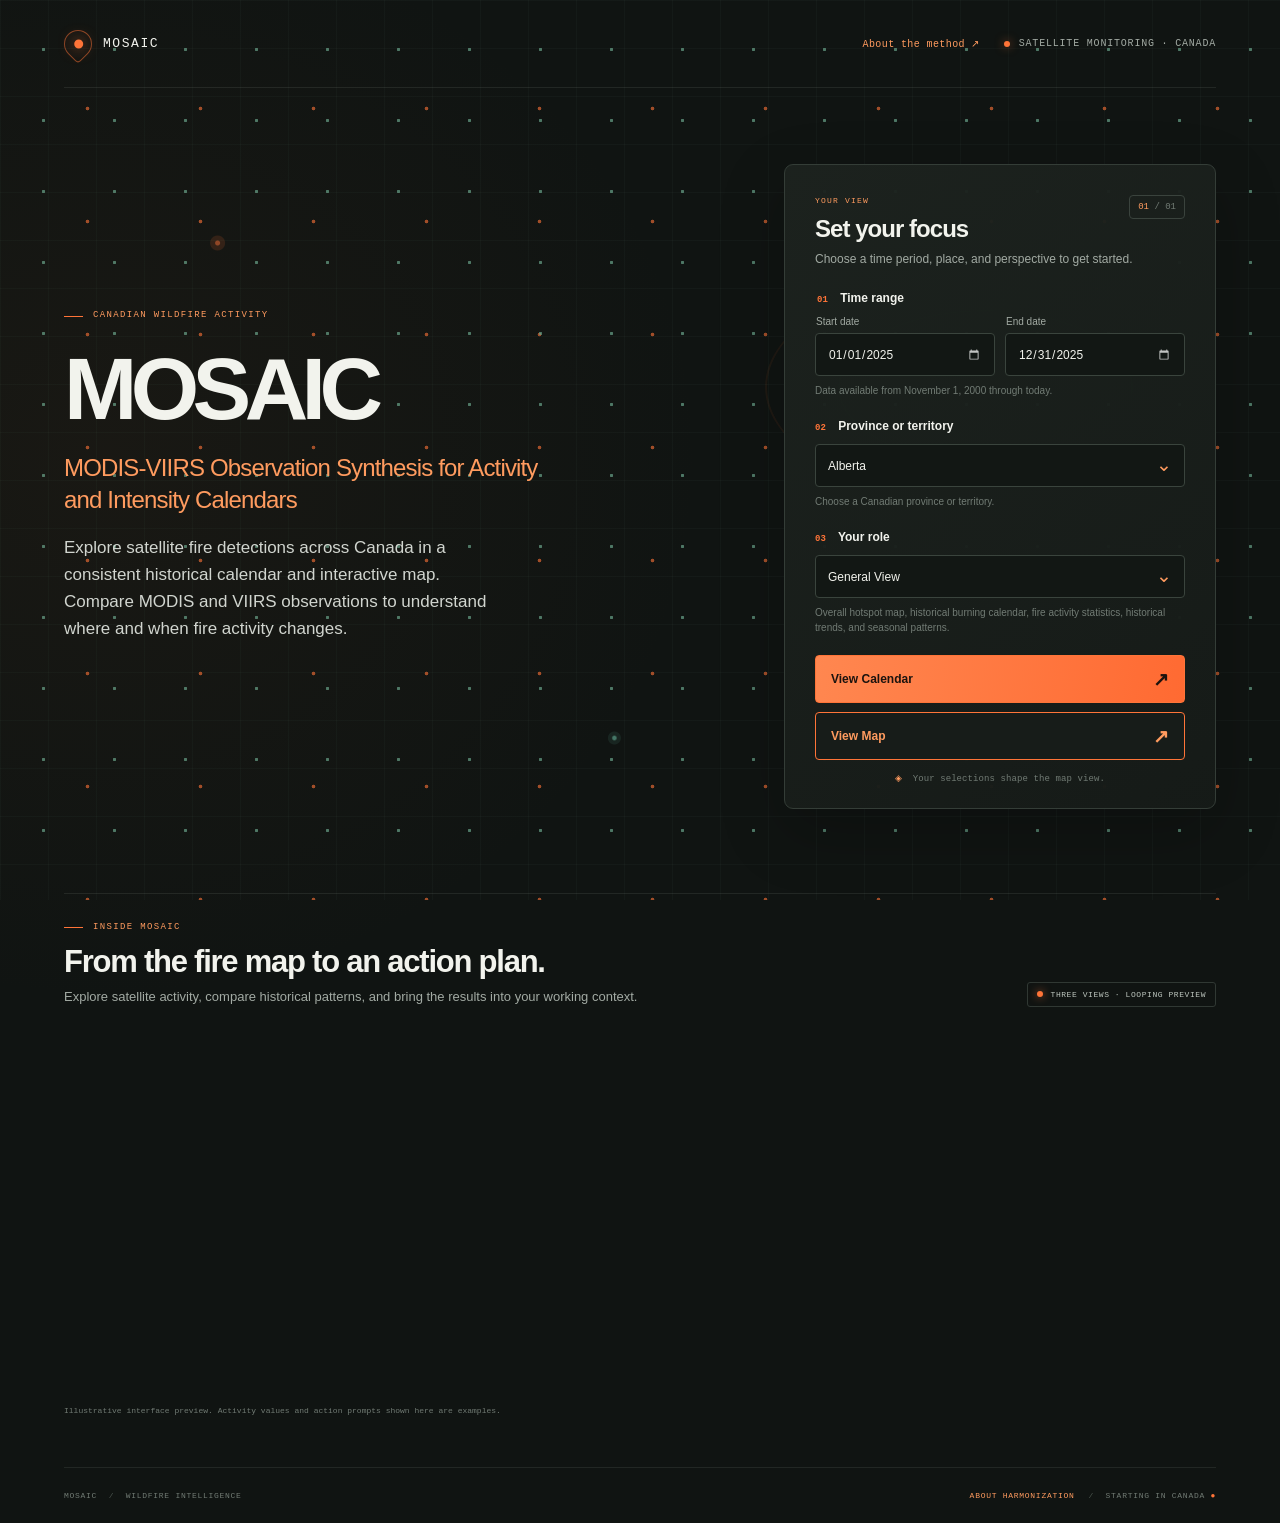
<file: index.html>
<!doctype html>
<html lang="en">
<head>
  <meta charset="utf-8">
  <meta name="viewport" content="width=device-width, initial-scale=1">
  <meta name="theme-color" content="#101412">
  <meta name="description" content="MOSAIC — MODIS-VIIRS Observation Synthesis for Activity and Intensity Calendars. Explore harmonized satellite fire hotspot data.">
  <title>MOSAIC — Wildfire intelligence</title>
  <link rel="stylesheet" href="styles.css?v=10">
  <link rel="stylesheet" href="site-effects.css?v=1">
  <script src="script.js?v=6" defer></script>
  <script src="site-effects.js?v=2" defer></script>
</head>
<body>
  <div class="intro-splash" aria-hidden="true">
    <div class="intro-splash-grid"></div>
    <div class="intro-splash-center">
      <div class="intro-splash-mark"><span></span></div>
      <p class="intro-splash-kicker">FIRE ACTIVITY INTELLIGENCE</p>
      <p class="intro-splash-title">MOSAIC</p>
      <div class="intro-splash-progress"><span></span></div>
      <p class="intro-splash-status">CONNECTING SATELLITE RECORDS <i></i> MODIS + VIIRS</p>
    </div>
    <span class="intro-splash-coordinate">CANADA <b>·</b> 2002—2025</span>
  </div>
  <main class="page-shell">
    <header class="site-header">
      <a class="brand" href="index.html" aria-label="MOSAIC home">
        <span class="brand-mark" aria-hidden="true"><span></span></span>
        <span>MOSAIC</span>
      </a>
      <div class="header-links"><a class="header-method-link" href="about.html">About the method <span aria-hidden="true">↗</span></a><span class="header-note"><span class="status-dot" aria-hidden="true"></span> SATELLITE MONITORING · CANADA</span></div>
    </header>

    <section class="hero" aria-labelledby="page-title">
      <div class="hero-copy">
        <p class="eyebrow"><span class="eyebrow-line"></span> CANADIAN WILDFIRE ACTIVITY</p>
        <h1 id="page-title">MOSAIC</h1>
        <p class="hero-name">MODIS-VIIRS Observation Synthesis for Activity and Intensity Calendars</p>
        <p class="hero-description">Explore satellite fire detections across Canada in a consistent historical calendar and interactive map. Compare MODIS and VIIRS observations to understand where and when fire activity changes.</p>
      </div>

      <section class="setup-card" aria-labelledby="setup-title">
        <div class="card-heading">
          <div>
            <p class="eyebrow card-eyebrow">YOUR VIEW</p>
            <h2 id="setup-title">Set your focus</h2>
          </div>
          <span class="step-badge" aria-label="Step 1 of 1">01 <span>/ 01</span></span>
        </div>
        <p class="card-intro">Choose a time period, place, and perspective to get started.</p>

        <form id="setup-form" action="map.html" method="get" novalidate>
          <fieldset class="field-group date-fieldset">
            <legend><span class="field-number">01</span> Time range</legend>
            <div class="date-grid">
              <div class="field-control">
                <label for="start">Start date</label>
                <input id="start" name="start" type="date" required>
              </div>
              <div class="field-control">
                <label for="end">End date</label>
                <input id="end" name="end" type="date" required>
              </div>
            </div>
            <p class="field-hint">Data available from November 1, 2000 through today.</p>
          </fieldset>

          <div class="field-group">
            <label class="section-label" for="region"><span class="field-number">02</span> Province or territory</label>
            <div class="select-wrap">
              <select id="region" name="region" required aria-describedby="region-hint">
                <!-- Options are populated from the region config in script.js. -->
              </select>
              <span class="select-chevron" aria-hidden="true">⌄</span>
            </div>
            <p class="field-hint" id="region-hint">Choose a Canadian province or territory.</p>
          </div>

          <div class="field-group role-group">
            <label class="section-label" for="role"><span class="field-number">03</span> Your role</label>
            <div class="select-wrap">
              <select id="role" name="role" required aria-describedby="role-hint">
                <!-- Role labels and descriptions are populated from script.js. -->
              </select>
              <span class="select-chevron" aria-hidden="true">⌄</span>
            </div>
            <p class="field-hint" id="role-hint">Choose the perspective that best fits your work.</p>
          </div>

          <div id="form-error" class="form-error" role="alert" aria-live="polite" aria-atomic="true" hidden></div>
          <div class="form-actions">
            <button class="submit-button calendar-button" type="submit" data-view="calendar"><span>View Calendar</span><span class="button-arrow" aria-hidden="true">↗</span></button>
            <button class="submit-button map-button" type="submit" data-view="map"><span>View Map</span><span class="button-arrow" aria-hidden="true">↗</span></button>
          </div>
          <p class="secure-note"><span aria-hidden="true">◈</span> Your selections shape the map view.</p>
        </form>
      </section>
    </section>

    <section class="demo-preview" aria-labelledby="demo-preview-title">
      <div class="demo-preview-heading">
        <div>
          <p class="eyebrow"><span class="eyebrow-line"></span> INSIDE MOSAIC</p>
          <h2 id="demo-preview-title">From the fire map to an action plan.</h2>
          <p>Explore satellite activity, compare historical patterns, and bring the results into your working context.</p>
        </div>
        <span class="preview-loop-label"><i aria-hidden="true"></i> THREE VIEWS · LOOPING PREVIEW</span>
      </div>
      <div class="preview-window" role="img" aria-label="Animated illustrative preview of the MOSAIC map, historical activity calendar, and role-based insights">
        <div class="preview-window-bar" aria-hidden="true">
          <span class="preview-brand"><i></i> MOSAIC</span>
          <span class="preview-window-context">CANADIAN FIRE ACTIVITY</span>
          <span class="preview-window-status"><i></i> DEMO DATA</span>
        </div>
        <div class="preview-stage" aria-hidden="true">
          <article class="preview-scene preview-map-scene">
            <div class="preview-map-heading"><span>HISTORICAL HOTSPOTS</span><b>ALBERTA · 2025</b></div>
            <div class="preview-map-art">
              <div class="preview-map-grid"></div><div class="preview-region-shape"></div>
              <i class="preview-hotspot p1"></i><i class="preview-hotspot p2"></i><i class="preview-hotspot p3"></i><i class="preview-hotspot p4"></i>
              <i class="preview-hotspot p5"></i><i class="preview-hotspot p6"></i><i class="preview-hotspot p7"></i><i class="preview-hotspot p8"></i>
              <i class="preview-hotspot p9"></i><i class="preview-hotspot p10"></i><i class="preview-hotspot p11"></i><i class="preview-hotspot p12"></i>
              <span class="preview-map-label label-north">NORTH</span><span class="preview-map-label label-south">SOUTH</span>
              <div class="preview-map-scale"><span>MAP YEAR</span><b>2025</b><i></i></div>
            </div>
            <div class="preview-map-legend"><span><i></i> LOWER ACTIVITY</span><span><i></i> HIGHER ACTIVITY</span><span class="preview-map-dataset">MODIS + VIIRS</span></div>
          </article>
          <article class="preview-scene preview-calendar-scene">
            <div class="preview-scene-title"><div><span>SEASONAL PATTERNS</span><h3>Historical fire activity calendar</h3></div><b>ALBERTA</b></div>
            <div class="preview-calendar">
              <div class="preview-months"><span></span><span>J</span><span>F</span><span>M</span><span>A</span><span>M</span><span>J</span><span>J</span><span>A</span><span>S</span><span>O</span><span>N</span><span>D</span></div>
              <div class="preview-calendar-row"><b>2023</b><i></i><i class="heat-1"></i><i></i><i class="heat-1"></i><i class="heat-2"></i><i class="heat-2"></i><i class="heat-3"></i><i class="heat-3"></i><i class="heat-2"></i><i class="heat-1"></i><i></i><i></i></div>
              <div class="preview-calendar-row"><b>2024</b><i></i><i></i><i class="heat-1"></i><i></i><i class="heat-2"></i><i class="heat-3"></i><i class="heat-3"></i><i class="heat-2"></i><i class="heat-3"></i><i class="heat-2"></i><i class="heat-1"></i><i></i></div>
              <div class="preview-calendar-row"><b>2025</b><i></i><i class="heat-1"></i><i></i><i class="heat-1"></i><i class="heat-2"></i><i class="heat-2"></i><i class="heat-3"></i><i class="heat-3"></i><i class="heat-2"></i><i class="heat-1"></i><i></i><i class="heat-1"></i></div>
            </div>
            <div class="preview-calendar-legend"><span>LOW ACTIVITY</span><i class="heat-1"></i><i class="heat-2"></i><i class="heat-3"></i><span>HIGH ACTIVITY</span></div>
            <p class="preview-calendar-caption">Twenty years of satellite observations, organized by season.</p>
          </article>
          <article class="preview-scene preview-insights-scene">
            <div class="preview-insights-main">
              <span class="preview-role-label">EMERGENCY RESPONSE</span>
              <h3>Preparedness at a glance.</h3>
              <p>Historical activity and current detections, framed for your role.</p>
              <div class="preview-stat-row"><div><span>7-DAY OUTLOOK</span><b>Elevated</b><small>Illustrative preparedness level</small></div><div><span>HOTSPOT ANOMALY</span><b>+24%</b><small>Fire activity above matched historical dates</small></div><div><span>PEAK CONDITIONS</span><b>DAY 4</b><small>Day with the highest illustrative outlook score</small></div></div>
            </div>
            <aside class="preview-actions-card"><span>RECOMMENDED NEXT</span><b><i>01</i> Review response readiness</b><b><i>02</i> Prioritize watch areas</b><b><i>03</i> Coordinate local updates</b></aside>
          </article>
        </div>
        <div class="preview-progress" aria-hidden="true"><i></i><i></i><i></i></div>
      </div>
      <p class="preview-caption">Illustrative interface preview. Activity values and action prompts shown here are examples.</p>
    </section>
    <footer class="site-footer"><span>MOSAIC <span class="footer-separator">/</span> WILDFIRE INTELLIGENCE</span><span><a class="footer-method-link" href="about.html">ABOUT HARMONIZATION</a><span class="footer-separator">/</span> STARTING IN CANADA <span class="footer-dot">●</span></span></footer>
  </main>
</body>
</html>
</file>
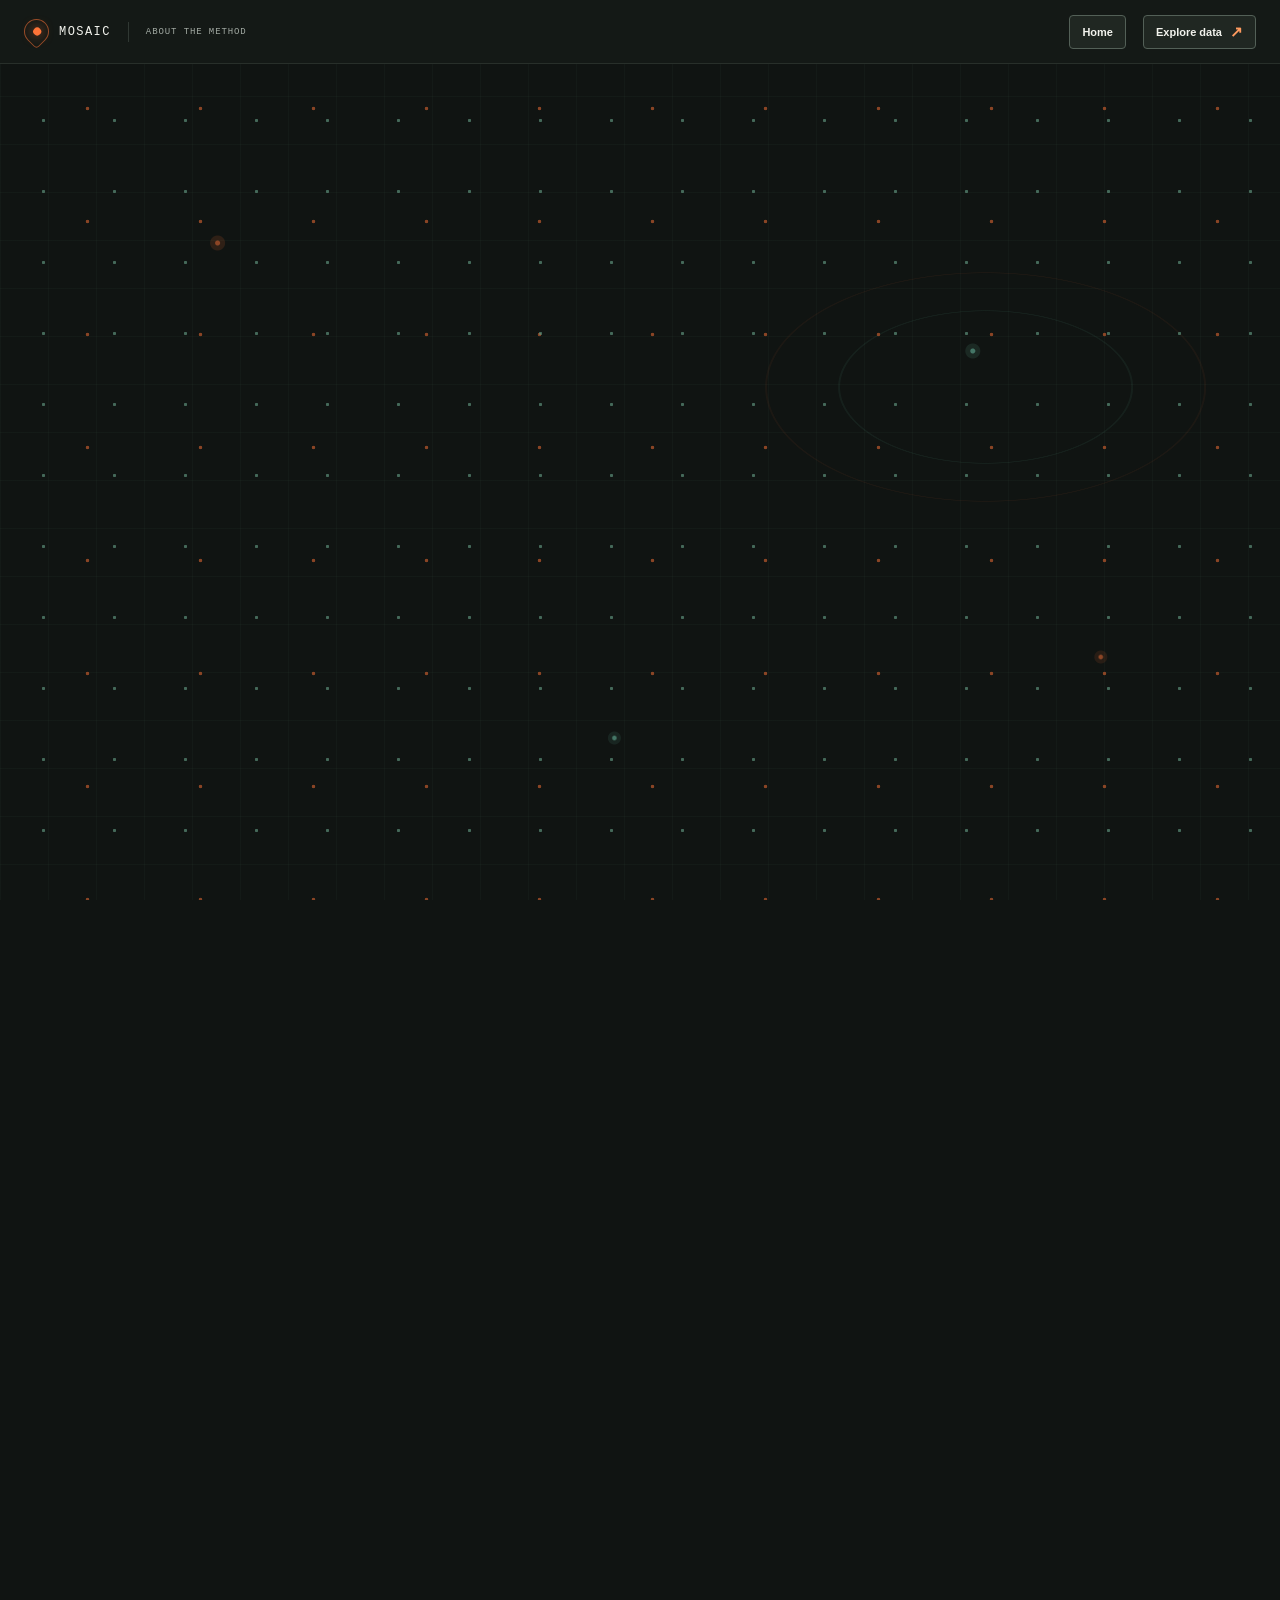
<file: about.html>
<!doctype html>
<html lang="en">
<head>
  <meta charset="utf-8">
  <meta name="viewport" content="width=device-width, initial-scale=1">
  <meta name="theme-color" content="#101412">
  <meta name="description" content="How MOSAIC harmonizes NASA MODIS and VIIRS active-fire observations into a comparable Canadian fire-activity record.">
  <title>About the method — MOSAIC</title>
  <link rel="stylesheet" href="map.css?v=23">
  <link rel="stylesheet" href="about.css?v=5">
  <link rel="stylesheet" href="site-effects.css?v=1">
  <script src="data/calibration_factors.js?v=1" defer></script>
  <script src="about.js?v=3" defer></script>
  <script src="site-effects.js?v=2" defer></script>
</head>
<body class="about-page">
  <div class="app-shell about-app-shell">
    <header class="topbar">
      <div class="topbar-left"><a class="brand" href="index.html" aria-label="MOSAIC home"><span class="brand-mark" aria-hidden="true"><i></i></span><span>MOSAIC</span></a><span class="topbar-divider" aria-hidden="true"></span><span class="page-label">ABOUT THE METHOD</span></div>
      <div class="topbar-actions about-top-actions"><a class="quick-hop-button" href="index.html">Home</a><a class="quick-hop-button" href="map.html">Explore data <span aria-hidden="true">↗</span></a></div>
    </header>

    <main class="about-main">
    <section class="about-hero" aria-labelledby="about-title">
      <p class="eyebrow"><span class="eyebrow-line"></span> THE METHOD · CANADA · 2002–2025</p>
      <h1 id="about-title">Two sensors.<br><span>One comparable record.</span></h1>
      <p class="about-lede">MOSAIC combines fire observations from MODIS and VIIRS to make long-term activity easier to compare. It corrects for a sensor change that can look like a sudden increase in fire even when the difference comes from how the satellites observe it.</p>
      <div class="about-stat-row" aria-label="Method summary">
        <div><strong>0.1°</strong><span>grid cell size · about 11 km north–south</span></div>
        <div><strong>12</strong><span>monthly factors · one per calendar month</span></div>
        <div><strong>2002–2025</strong><span>years covered by the Canadian archive</span></div>
      </div>
    </section>

    <section class="about-section" aria-labelledby="sensor-title">
      <div class="about-section-heading"><p class="eyebrow">01 · THE SENSOR CHANGE</p><h2 id="sensor-title">Why harmonize the observations?</h2><p>MODIS and VIIRS do not see fire at the same detail. When VIIRS enters the record, raw hotspot counts rise partly because the instrument can see smaller fires—not only because fire activity changed.</p></div>
      <div class="sensor-compare-grid">
        <article class="sensor-card sensor-modis"><span class="sensor-kicker">MODIS · AQUA</span><strong>1 km</strong><p>Long-running observations. A larger pixel can miss smaller or shorter-lived fires.</p><div class="pixel-demo" aria-label="One large MODIS pixel compared with smaller VIIRS pixels"><span class="modis-pixel"></span><span class="pixel-equals">≈</span><span class="viirs-pixel-grid" aria-hidden="true"><i></i><i></i><i></i><i></i><i></i><i></i><i></i></span></div><small>One 1 km MODIS pixel covers about seven 375 m VIIRS pixel areas.</small></article>
        <article class="sensor-card sensor-viirs"><span class="sensor-kicker">VIIRS · SUOMI-NPP</span><strong>375 m</strong><p>Finer detail picks up many smaller hotspots that are below MODIS’s detection scale.</p><div class="sensor-callout"><b>2012 sensor transition</b><span>A jump in raw counts at the transition can be a measurement change, not a sudden change in fire activity.</span></div></article>
      </div>
      <figure class="sensor-timeline-card">
        <figcaption><strong>Which observations build the record?</strong><span>VIIRS is the common comparison scale from 2012 onward; the overlap years let us estimate the earlier MODIS adjustment.</span></figcaption>
        <div class="timeline-axis"><span>2002</span><span>2012</span><span>2025</span></div>
        <div class="timeline-row"><b>Harmonized record</b><div class="timeline-track"><span class="timeline-modis">MODIS × monthly factor</span><span class="timeline-viirs">VIIRS baseline</span><i aria-hidden="true"></i></div></div>
        <div class="timeline-row"><b>Calibration sample</b><div class="timeline-track"><span class="timeline-empty">No VIIRS overlap</span><span class="timeline-overlap">MODIS and VIIRS overlap · estimate monthly factors</span></div></div>
        <p class="timeline-note">During overlap, the output uses VIIRS for the shared period so the same activity is not counted twice.</p>
      </figure>
    </section>

    <section class="about-section" aria-labelledby="steps-title">
      <div class="about-section-heading"><p class="eyebrow">02 · HOW THE DATA IS HARMONIZED</p><h2 id="steps-title">From detections to a shared scale</h2><p>Each step puts the sensors on a comparable footing while keeping the source and limits of the observations visible.</p></div>
      <ol class="method-steps">
        <li><span class="step-number">01</span><div><h3>Clean and filter</h3><p>Keep presumed vegetation fires and nominal- or high-confidence observations. MODIS confidence percentages are mapped to VIIRS-style classes first: below 30% is low, 30–79% nominal, and 80% or higher high. Low-confidence detections are excluded.</p></div></li>
        <li><span class="step-number">02</span><div><h3>Use the same grid and time unit</h3><p>Snap locations to a shared 0.1° grid—about 11 km north–south and 5–7 km east–west. Count a <b>fire cell-day</b> when a cell has at least one fire observation on a date. This reduces the effect of different native pixel sizes.</p></div></li>
        <li><span class="step-number">03</span><div><h3>Estimate a factor for each month</h3><p>Across years when both sensors operated, compare their daily fire-cell totals separately for each calendar month. The VIIRS-to-MODIS ratio becomes that month’s calibration factor.</p></div></li>
        <li><span class="step-number">04</span><div><h3>Build one historical series</h3><p>Before 2012, multiply each MODIS fire-cell-day by its month’s factor. From 2012 onward, use VIIRS on its own as the target scale, avoiding duplicate counts from the overlap.</p></div></li>
        <li><span class="step-number">05</span><div><h3>Summarize and compare</h3><p>Sum harmonized activity into daily series, calendars, and historical trends. For the weekly anomaly series, compare each week with that same week in other years after a log transform; median and median absolute deviation reduce the influence of extreme years.</p></div></li>
      </ol>
    </section>

    <section class="about-section calibration-section" aria-labelledby="calibration-title">
      <div class="about-section-heading"><p class="eyebrow">03 · THE CALIBRATION DATA</p><h2 id="calibration-title">The adjustment changes with the season</h2><p>One fixed multiplier would miss the seasonal difference between what the sensors detect. Each bar below is the monthly <code>k_shrunk</code> factor used for MODIS observations before the VIIRS era.</p></div>
      <div class="calibration-panel">
        <div class="calibration-chart-heading"><div><strong>Monthly MODIS → VIIRS factors</strong><span>Derived from the sensors’ 2012–2025 overlap</span></div><span class="factor-scale-label">MULTIPLIER · k_shrunk</span></div>
        <div id="calibration-chart" class="calibration-chart" role="img" aria-label="Chart of monthly MODIS to VIIRS calibration factors"></div>
        <div class="calibration-detail" id="calibration-detail" aria-live="polite"><strong>Select a month</strong><span>The monthly factor shows how MODIS fire-cell activity is weighted onto the VIIRS comparison scale.</span></div>
        <p class="calibration-example"><b>Worked example:</b> the July factor is about 2.42. Ten MODIS fire-cell-days in July become about 24.2 VIIRS-scale fire-cell-day equivalents (10 × 2.42). This adjusts the total; it does not recreate small fires MODIS never detected.</p>
      </div>
      <p class="calibration-validation"><b>How the method is checked:</b> the processing notebook also describes a hold-out check: fit factors on 2012–2018, apply them to MODIS in 2019 onward, then compare with VIIRS observations. The factor chart shows the calibration inputs, not a claim that every individual fire is detected by both sensors.</p>
      <p class="calibration-validation"><b>How the monthly factors are stabilized:</b> each month’s raw VIIRS-to-MODIS ratio is blended with the overall ratio. The monthly weight is <code>MODIS cell-days ÷ (MODIS cell-days + 200)</code>, so months with fewer observations are pulled more toward the overall factor. The notebook’s hold-out test reports annual percentage error and weekly correlation; the published factors alone do not include those validation scores.</p>
    </section>

    <section class="about-section about-limits" aria-labelledby="limits-title">
      <div class="about-section-heading"><p class="eyebrow">04 · INTERPRETING THE RESULT</p><h2 id="limits-title">What harmonization can—and cannot—tell you</h2></div>
      <div class="limits-grid">
        <article><h3>Comparable totals</h3><p>Use harmonized cell activity to compare dates and years across the sensor transition. The app’s MODIS and VIIRS modes are available when you need to inspect sensor-specific observations.</p></article>
        <article><h3>Older maps are still sparser</h3><p>A multiplier can adjust totals, but it cannot add locations for small fires MODIS did not see. Pre-2012 map patterns are calibrated estimates and have less spatial detail.</p></article>
        <article><h3>Not burned area</h3><p>A fire cell-day means at least one detection somewhere in a roughly 0.1° grid cell on that day. It is not the area burned and does not confirm a fire perimeter.</p></article>
        <article><h3>Other caveats</h3><p>FRP is not calibrated between sensors; raw detection counts are not comparable; 2002 is partial because the archive begins July 4; a few persistent winter hotspots may be industrial heat sources. The source includes MODIS Aqua only, not Terra. VIIRS low-confidence detections were absent from the supplied source data.</p></article>
      </div>
    </section>

    <section class="about-source" aria-labelledby="source-title">
      <p class="eyebrow">DATA AND REPRODUCIBILITY</p><h2 id="source-title">Where the record comes from</h2>
      <p>Satellite active-fire observations are from NASA FIRMS: MODIS Collection 6.1 on Aqua and VIIRS 375 m on Suomi-NPP. Processing includes confidence filtering, common-grid aggregation, monthly overlap calibration, and historical calendar/anomaly summaries.</p>
      <div class="source-links"><a href="https://earthdata.nasa.gov/firms" target="_blank" rel="noreferrer">NASA FIRMS ↗</a><a href="data/MODIS_VIIRS_Harmonization.ipynb" download>Processing notebook ↓</a><a href="data/calibration_factors.csv" download>Calibration factors CSV ↓</a><a href="data/outputs/season_summary_canada.csv" download>Canadian season summary CSV ↓</a></div>
      <p class="source-credit">We acknowledge the use of data and/or imagery from NASA’s Fire Information for Resource Management System (FIRMS), part of NASA’s Earth Science Data and Information System (ESDIS).</p>
    </section>

    <footer class="about-footer"><span>MOSAIC <span>/</span> MODIS–VIIRS HARMONIZATION</span><span><a href="index.html">HOME</a><span>/</span><a href="map.html">EXPLORE THE DATA ↗</a></span></footer>
    </main>
  </div>
</body>
</html>
</file>
<file: styles.css>
:root {
  color-scheme: dark;
  --bg: #101412;
  --surface: #171c19;
  --surface-raised: #1d231f;
  --line: #303833;
  --text: #f2f3ed;
  --muted: #a2aaa3;
  --subtle: #717b74;
  --orange: #ff7438;
  --orange-light: #ff9b5f;
  --mono: 'IBM Plex Mono', monospace;
  --sans: 'DM Sans', sans-serif;
  --display: 'Space Grotesk', sans-serif;
}

* { box-sizing: border-box; }
html { min-width: 320px; background: var(--bg); }
body {
  position: relative;
  isolation: isolate;
  margin: 0;
  color: var(--text);
  font-family: var(--sans);
  background: radial-gradient(ellipse at 8% 30%, rgba(91, 54, 31, .12), transparent 36%), var(--bg);
  min-height: 100vh;
}
body::before { content:''; position:fixed; z-index:-1; inset:0; pointer-events:none; opacity:.74; background-image:radial-gradient(circle,rgba(132,207,175,.72) 1.35px,transparent 2px),radial-gradient(circle,rgba(255,116,56,.82) 1.4px,transparent 2.2px),linear-gradient(rgba(112,160,132,.075) 1px,transparent 1px),linear-gradient(90deg,rgba(112,160,132,.075) 1px,transparent 1px),radial-gradient(ellipse at 77% 43%,transparent 0 145px,rgba(112,207,174,.11) 146px 147px,transparent 148px 218px,rgba(255,116,56,.09) 219px 220px,transparent 221px); background-size:71px 71px,113px 113px,48px 48px,48px 48px,100% 100%; background-position:8px 14px,31px 52px,0 0,0 0,0 0;  }
body::after { content:''; position:fixed; z-index:0; inset:0; pointer-events:none; opacity:.52; background:radial-gradient(circle at 17% 27%,#ff7438 0 2px,rgba(255,116,56,.26) 3px 7px,transparent 8px),radial-gradient(circle at 76% 39%,#76d2b5 0 2px,rgba(118,210,181,.22) 3px 7px,transparent 8px),radial-gradient(circle at 86% 73%,#ff7438 0 1.5px,rgba(255,116,56,.2) 3px 6px,transparent 7px),radial-gradient(circle at 48% 82%,#76d2b5 0 1.5px,rgba(118,210,181,.18) 3px 6px,transparent 7px);  }
@media (prefers-reduced-motion: reduce) { body::before,body::after { animation:none; } }
button, input, select { font: inherit; }
.page-shell { position:relative; z-index:1; max-width: 1280px; margin: 0 auto; padding: 0 64px; }
.site-header { height: 88px; display: flex; align-items: center; justify-content: space-between; border-bottom: 1px solid rgba(146, 159, 148, .14); }
.brand { display: inline-flex; align-items: center; gap: 11px; color: var(--text); text-decoration: none; font: 500 13px var(--mono); letter-spacing: .12em; }
.brand-mark { width: 28px; height: 28px; border: 1px solid rgba(255, 116, 56, .5); border-radius: 50% 50% 50% 4px; transform: rotate(-45deg); display: grid; place-items: center; }
.brand-mark span { width: 9px; height: 9px; border-radius: 50%; background: var(--orange); box-shadow: 0 0 15px rgba(255, 116, 56, .8); }
.header-note, .eyebrow, .data-strip small, .step-badge, .field-number, .secure-note, .site-footer { font-family: var(--mono); }
.header-note { color: var(--muted); font-size: 10px; letter-spacing: .08em; display: inline-flex; align-items: center; gap: 9px; }
.header-links { display:flex; align-items:center; gap:24px; }
.header-method-link,.footer-method-link { color:var(--orange-light); text-decoration:none; }
.header-method-link { font:10px var(--mono); letter-spacing:.04em; }
.header-method-link:hover,.footer-method-link:hover { color:var(--text); }
.footer-method-link { margin-right:8px; }
.status-dot, .footer-dot { color: var(--orange); }
.status-dot { display: inline-block; width: 6px; height: 6px; background: var(--orange); border-radius: 50%; box-shadow: 0 0 10px rgba(255, 116, 56, .55); }
.hero { display: grid; grid-template-columns: 1fr 432px; gap: clamp(50px, 9vw, 128px); align-items: center; padding: 76px 0 84px; }
.hero-copy { max-width: 560px; padding-bottom: 8px; }
.eyebrow { display: flex; align-items: center; gap: 10px; color: var(--orange-light); font-size: 9px; line-height: 1.5; letter-spacing: .15em; margin: 0 0 22px; }
.eyebrow-line { width: 19px; height: 1px; background: var(--orange); }
h1, h2, p { margin-top: 0; }
h1 { font: 700 clamp(58px, 7.2vw, 88px)/1 var(--display); letter-spacing: -.075em; margin-bottom: 19px; }
h1 span { color: var(--orange); }
.hero-name { max-width:500px; margin:0 0 17px; color:var(--orange-light); font:500 clamp(18px,2.1vw,24px)/1.35 var(--display); letter-spacing:-.035em; }
.hero-description { color: #d1d5cf; font-size: 17px; line-height: 1.6; max-width: 450px; margin-bottom: 13px; }
.setup-card { background: linear-gradient(145deg, rgba(29, 35, 31, .97), rgba(22, 27, 24, .98)); border: 1px solid #343d37; border-radius: 9px; padding: 30px 30px 24px; box-shadow: 0 22px 65px rgba(0, 0, 0, .22); }
.card-heading { display: flex; justify-content: space-between; align-items: flex-start; }
.card-eyebrow { margin-bottom: 8px; font-size: 8px; }
.card-heading h2 { font: 600 24px var(--display); letter-spacing: -.04em; margin-bottom: 0; }
.step-badge { border: 1px solid #3a433d; border-radius: 4px; padding: 6px 8px; color: var(--orange-light); font-size: 9px; }
.step-badge span { color: var(--subtle); }
.card-intro { font-size: 12px; color: var(--muted); margin: 9px 0 25px; }
.field-group { border: 0; padding: 0; margin: 0 0 21px; min-width: 0; }
.field-group legend, .section-label { display: block; width: 100%; color: var(--text); font-weight: 600; font-size: 12px; margin-bottom: 11px; }
.field-number { color: var(--orange); font-size: 9px; margin-right: 9px; }
.date-grid { display: grid; grid-template-columns: 1fr 1fr; gap: 10px; }
.field-control label { display: block; color: var(--muted); font-size: 10px; margin: 0 0 6px 1px; }
input[type="date"], select { width: 100%; min-height: 43px; padding: 0 12px; background: #121714; border: 1px solid #3a443d; border-radius: 4px; color: var(--text); font-size: 12px; outline: none; }
input[type="date"] { color-scheme: dark; }
input[type="date"]::-webkit-calendar-picker-indicator { opacity: .75; cursor: pointer; }
input:focus-visible, select:focus-visible, button:focus-visible, a:focus-visible { outline: 2px solid var(--orange-light); outline-offset: 3px; }
.field-hint { color: var(--subtle); font-size: 10px; margin: 7px 0 0; line-height: 1.5; }
.select-wrap { position: relative; }
select { appearance: none; padding-right: 36px; cursor: pointer; }
select option { background: var(--surface); color: var(--text); }
.select-chevron { position: absolute; right: 13px; top: 9px; color: var(--orange-light); font-size: 19px; pointer-events: none; }
.role-group { margin-bottom: 20px; }
.form-error { margin: -2px 0 14px; padding: 10px 12px; color: #ffd7c7; background: rgba(151, 48, 28, .2); border: 1px solid rgba(255, 116, 56, .55); border-radius: 4px; font-size: 11px; line-height: 1.5; }
.form-error[hidden] { display: none; }
.form-actions { display: grid; gap: 9px; }
.submit-button { display: flex; align-items: center; justify-content: space-between; width: 100%; border: 1px solid var(--orange); border-radius: 4px; min-height: 48px; padding: 0 15px; color: #1c130e; background: linear-gradient(100deg, #ff8750, #ff6a32); font-size: 12px; font-weight: 700; cursor: pointer; transition: filter .18s ease, transform .18s ease; }
.map-button { color: var(--orange-light); background: #171c19; }
.submit-button:hover { filter: brightness(1.1); transform: translateY(-1px); }
.map-button:hover { color: var(--text); background: #25201c; }
.button-arrow { font-size: 19px; line-height: 1; }
.secure-note { color: var(--subtle); text-align: center; font-size: 9px; margin: 13px 0 0; letter-spacing: .01em; }
.secure-note span { color: var(--orange-light); margin-right: 5px; }
.site-footer { min-height: 57px; border-top: 1px solid rgba(146, 159, 148, .14); display: flex; justify-content: space-between; align-items: center; color: var(--subtle); font-size: 8px; letter-spacing: .09em; }
.footer-separator { color: #4e5851; padding: 0 6px; }

@media (max-width: 920px) {
  .page-shell { padding: 0 34px; }
  .hero { grid-template-columns: 1fr 390px; gap: 34px; padding: 58px 0 65px; }
  .setup-card { padding: 26px 23px 22px; }
  h1 { font-size: clamp(58px, 7vw, 76px); }
}
@media (max-width: 700px) {
  .page-shell { padding: 0 22px; }
  .site-header { height: 70px; }
  .header-note { font-size: 8px; letter-spacing: .02em; }
  .brand { font-size: 11px; }
  .brand-mark { width: 24px; height: 24px; }
  .hero { grid-template-columns: 1fr; gap: 32px; padding: 48px 0 52px; }
  .hero-copy { max-width: none; }
  h1 { font-size: clamp(58px, 14vw, 76px); }
  .hero-description { font-size: 16px; }
  .setup-card { max-width: 520px; width: 100%; margin: 0 auto; }
}
@media (max-width: 420px) {
  .page-shell { padding: 0 17px; }
  .header-note { max-width: 145px; font-size: 7px; line-height: 1.5; }
  .hero { padding-top: 38px; }
  .eyebrow { font-size: 8px; }
  .setup-card { padding: 23px 18px 20px; }
  .date-grid { gap: 7px; }
  input[type="date"] { padding: 0 8px; font-size: 11px; }
  .site-footer { gap: 12px; font-size: 7px; }
}
@media (prefers-reduced-motion: reduce) {
  *, *::before, *::after { scroll-behavior: auto !important; transition-duration: .01ms !important; }
}

/* Short fire-monitoring intro; the page underneath remains immediately usable. */
.intro-splash {
  position: fixed;
  z-index: 20;
  inset: 0;
  display: grid;
  place-items: center;
  overflow: hidden;
  color: var(--text);
  background: radial-gradient(ellipse at 50% 46%, #20231f 0, #111613 48%, #0b0f0d 100%);
  pointer-events: none;
  animation: splash-away .42s cubic-bezier(.7, 0, .84, 0) .68s forwards;
}
.intro-splash-grid {
  position: absolute;
  inset: -20%;
  opacity: .28;
  background-image: linear-gradient(rgba(129, 157, 136, .14) 1px, transparent 1px), linear-gradient(90deg, rgba(129, 157, 136, .14) 1px, transparent 1px);
  background-size: 48px 48px;
  mask-image: radial-gradient(ellipse at center, #000 12%, transparent 75%);
  animation: splash-grid-drift 2.3s ease-out both;
}
.intro-splash::before, .intro-splash::after {
  content: '';
  position: absolute;
  width: min(70vw, 600px);
  aspect-ratio: 1;
  border: 1px solid rgba(255, 116, 56, .12);
  border-radius: 50%;
  box-shadow: 0 0 90px rgba(255, 90, 39, .07), inset 0 0 80px rgba(255, 90, 39, .04);
  animation: splash-ring 1.5s cubic-bezier(.18, .72, .25, 1) both;
}
.intro-splash::after { width: min(88vw, 760px); animation-delay: .08s; opacity: .55; }
.intro-splash-center { position: relative; z-index: 1; display: grid; justify-items: center; width: min(90vw, 380px); text-align: center; animation: splash-center-in .7s cubic-bezier(.2, .75, .25, 1) both; }
.intro-splash-mark { position: relative; display: grid; place-items: center; width: 52px; height: 52px; margin-bottom: 25px; border: 1px solid rgba(255, 155, 95, .65); border-radius: 50% 50% 50% 7px; transform: rotate(-45deg); box-shadow: 0 0 27px rgba(255, 116, 56, .18); animation: splash-mark-turn .8s cubic-bezier(.2, .7, .25, 1) both; }
.intro-splash-mark span { width: 13px; height: 13px; border-radius: 50%; background: var(--orange); box-shadow: 0 0 22px 5px rgba(255, 116, 56, .58); animation: splash-ember .8s ease-in-out infinite alternate; }
.intro-splash-kicker, .intro-splash-status, .intro-splash-coordinate { color: #aab3ab; font: 9px/1.5 var(--mono); letter-spacing: .16em; }
.intro-splash-kicker { margin: 0 0 7px; animation: splash-text-in .55s .1s both; }
.intro-splash-title { margin: 0; color: #f3f1e9; font: 600 clamp(32px, 7vw, 48px)/1 var(--display); letter-spacing: .17em; text-indent: .17em; text-shadow: 0 0 28px rgba(255, 116, 56, .2); animation: splash-title-in .75s .12s cubic-bezier(.15, .75, .25, 1) both; }
.intro-splash-progress { width: 174px; height: 2px; margin: 25px 0 12px; overflow: hidden; background: #384039; }
.intro-splash-progress span { display: block; width: 100%; height: 100%; background: linear-gradient(90deg, #bd3e27, #ff9b5f); transform: scaleX(0); transform-origin: left; box-shadow: 0 0 12px rgba(255, 116, 56, .85); animation: splash-progress .85s .12s cubic-bezier(.38, 0, .23, 1) forwards; }
.intro-splash-status { display: flex; align-items: center; gap: 8px; margin: 0; color: #7f8a81; font-size: 7px; letter-spacing: .1em; animation: splash-text-in .55s .28s both; }
.intro-splash-status i { width: 5px; height: 5px; border-radius: 50%; background: var(--orange); box-shadow: 0 0 9px var(--orange); }
.intro-splash-coordinate { position: absolute; right: 28px; bottom: 24px; color: #758078; font-size: 8px; animation: splash-text-in .55s .3s both; }
.intro-splash-coordinate b { color: var(--orange); font-weight: 400; }

.site-header { animation: welcome-header-in .58s .68s both cubic-bezier(.2, .7, .25, 1); }
.hero-copy > .eyebrow { animation: welcome-copy-in .58s .74s both cubic-bezier(.2, .7, .25, 1); }
.hero-copy > h1 { animation: welcome-title-in .76s .84s both cubic-bezier(.16, .75, .25, 1); }
.hero-name { animation: welcome-copy-in .6s 1s both cubic-bezier(.2, .7, .25, 1); }
.hero-description { animation: welcome-copy-in .6s 1.12s both cubic-bezier(.2, .7, .25, 1); }
.setup-card { animation: welcome-card-in .82s .84s both cubic-bezier(.16, .75, .25, 1); }
.site-footer { animation: welcome-footer-in .58s 1.24s both cubic-bezier(.2, .7, .25, 1); }

@keyframes splash-away { to { opacity: 0; visibility: hidden; } }
@keyframes splash-grid-drift { from { transform: scale(1.08) translateY(12px); opacity: 0; } to { transform: scale(1) translateY(0); opacity: .28; } }
@keyframes splash-ring { from { transform: scale(.72); opacity: 0; } 45% { opacity: .85; } to { transform: scale(1.08); opacity: .18; } }
@keyframes splash-center-in { from { opacity: 0; transform: translateY(10px); } to { opacity: 1; transform: translateY(0); } }
@keyframes splash-mark-turn { from { opacity: 0; transform: rotate(-100deg) scale(.62); } to { opacity: 1; transform: rotate(-45deg) scale(1); } }
@keyframes splash-ember { to { transform: scale(1.2); box-shadow: 0 0 30px 8px rgba(255, 116, 56, .7); } }
@keyframes splash-text-in { from { opacity: 0; letter-spacing: .24em; transform: translateY(5px); } to { opacity: 1; transform: translateY(0); } }
@keyframes splash-title-in { from { opacity: 0; transform: translateY(8px) scale(.96); filter: blur(7px); } to { opacity: 1; transform: translateY(0) scale(1); filter: blur(0); } }
@keyframes splash-progress { to { transform: scaleX(1); } }
@keyframes welcome-header-in { from { opacity: 0; transform: translateY(-9px); } to { opacity: 1; transform: translateY(0); } }
@keyframes welcome-copy-in { from { opacity: 0; transform: translateY(15px); } to { opacity: 1; transform: translateY(0); } }
@keyframes welcome-title-in { from { opacity: 0; transform: translateY(18px); filter: blur(8px); letter-spacing: .015em; } to { opacity: 1; transform: translateY(0); filter: blur(0); } }
@keyframes welcome-card-in { from { opacity: 0; transform: translate3d(20px, 22px, 0) scale(.975); filter: blur(4px); } 70% { opacity: 1; } to { opacity: 1; transform: translate3d(0, 0, 0) scale(1); filter: blur(0); } }
@keyframes welcome-footer-in { from { opacity: 0; } to { opacity: 1; } }
@media (prefers-reduced-motion: reduce) {
  .intro-splash { display: none; animation: none; }
  .intro-splash *, .intro-splash::before, .intro-splash::after,
  .site-header, .hero-copy > .eyebrow, .hero-copy > h1, .hero-name,
  .hero-description, .setup-card, .site-footer { animation: none !important; opacity: 1 !important; transform: none !important; filter: none !important; }
}

/* Lightweight looping product preview: no image download or client library. */
.demo-preview { margin:0 0 50px; padding:27px 0 0; border-top:1px solid rgba(146,159,148,.14); }
.demo-preview-heading { display:flex; justify-content:space-between; align-items:end; gap:20px; margin-bottom:17px; }
.demo-preview-heading .eyebrow { margin-bottom:8px; }
.demo-preview-heading h2 { margin:0 0 7px; color:var(--text); font:600 clamp(23px,3vw,31px)/1.2 var(--display); letter-spacing:-.04em; }
.demo-preview-heading > div > p:last-child { max-width:600px; margin:0; color:var(--muted); font-size:13px; line-height:1.55; }
.preview-loop-label { display:inline-flex; align-items:center; gap:8px; flex:0 0 auto; padding:7px 9px; color:#bec7bf; border:1px solid #303833; border-radius:3px; font:8px var(--mono); letter-spacing:.07em; }
.preview-loop-label i,.preview-window-status i { width:6px; height:6px; border-radius:50%; background:var(--orange); box-shadow:0 0 9px rgba(255,116,56,.7); }
.preview-window { overflow:hidden; border:1px solid #3a443d; border-radius:7px; background:#101512; box-shadow:0 17px 45px rgba(0,0,0,.24); }
.preview-window-bar { height:37px; display:grid; grid-template-columns:1fr 1fr 1fr; align-items:center; padding:0 13px; color:#858f87; background:#171c19; border-bottom:1px solid #303833; font:8px var(--mono); letter-spacing:.08em; }
.preview-brand { display:inline-flex; align-items:center; gap:7px; color:#e0e5de; font-weight:500; }
.preview-brand i { width:8px; height:8px; border-radius:50% 50% 50% 2px; transform:rotate(-45deg); background:var(--orange); box-shadow:0 0 9px rgba(255,116,56,.5); }
.preview-window-context { text-align:center; }
.preview-window-status { display:inline-flex; justify-self:end; align-items:center; gap:6px; color:#aab4aa; font-size:7px; }
.preview-window-status i { width:5px; height:5px; }
.preview-stage { position:relative; height:clamp(225px,30vw,330px); overflow:hidden; background:radial-gradient(ellipse at 47% 45%,rgba(45,72,53,.32),transparent 62%),#111713; }
.preview-scene { position:absolute; inset:0; padding:clamp(14px,2.2vw,25px); opacity:0; animation:preview-scene-cycle 12s infinite; }
.preview-map-scene { animation-delay:0s; }
.preview-calendar-scene { animation-delay:4s; }
.preview-insights-scene { animation-delay:8s; display:grid; grid-template-columns:1.2fr .8fr; align-items:center; gap:clamp(18px,5vw,70px); max-width:900px; margin:auto; right:0; }
@keyframes preview-scene-cycle { 0%,27% { opacity:1; transform:translateY(0); } 33%,96% { opacity:0; transform:translateY(-5px); } 100% { opacity:1; transform:translateY(0); } }
.preview-map-heading { display:flex; justify-content:space-between; gap:12px; margin-bottom:9px; color:#aab4aa; font:8px var(--mono); letter-spacing:.08em; }
.preview-map-heading b { color:var(--orange-light); font-weight:400; }
.preview-map-art { position:relative; height:calc(100% - 68px); min-height:130px; overflow:hidden; border:1px solid rgba(111,137,115,.26); border-radius:4px; background:linear-gradient(145deg,rgba(28,43,33,.72),rgba(16,23,19,.92)); }
.preview-map-grid { position:absolute; inset:0; opacity:.36; background-image:linear-gradient(rgba(126,153,132,.12) 1px,transparent 1px),linear-gradient(90deg,rgba(126,153,132,.12) 1px,transparent 1px); background-size:32px 32px; }
.preview-region-shape { position:absolute; inset:6% 13% 7% 15%; clip-path:polygon(8% 18%,31% 11%,44% 20%,56% 10%,73% 19%,86% 16%,94% 31%,84% 43%,91% 57%,79% 66%,82% 83%,65% 88%,53% 78%,41% 87%,29% 75%,17% 79%,10% 62%,15% 47%,5% 37%); border:1px solid rgba(190,207,185,.68); background:linear-gradient(145deg,rgba(125,157,119,.13),rgba(57,84,59,.17)); filter:drop-shadow(0 0 10px rgba(162,193,151,.12)); }
.preview-region-shape::after { content:''; position:absolute; inset:0; opacity:.42; background:linear-gradient(90deg,transparent 32%,rgba(195,207,187,.42) 32.3%,transparent 32.7%,transparent 67%,rgba(195,207,187,.38) 67.3%,transparent 67.7%),linear-gradient(0deg,transparent 48%,rgba(195,207,187,.32) 48.3%,transparent 48.7%); }
.preview-hotspot { position:absolute; z-index:1; width:6px; height:6px; border-radius:50%; background:#ff6338; box-shadow:0 0 8px 2px rgba(255,91,48,.55); animation:preview-dot-pulse 2.4s ease-in-out infinite alternate; }
.preview-hotspot.p1 { left:28%; top:31%; }.preview-hotspot.p2 { left:35%; top:43%; animation-delay:.25s; }.preview-hotspot.p3 { left:41%; top:38%; animation-delay:.5s; }.preview-hotspot.p4 { left:47%; top:51%; animation-delay:.75s; }.preview-hotspot.p5 { left:51%; top:41%; animation-delay:1s; }.preview-hotspot.p6 { left:56%; top:57%; animation-delay:.35s; }.preview-hotspot.p7 { left:61%; top:48%; animation-delay:.8s; }.preview-hotspot.p8 { left:68%; top:61%; animation-delay:1.1s; }.preview-hotspot.p9 { left:39%; top:62%; animation-delay:.6s; }.preview-hotspot.p10 { left:73%; top:39%; animation-delay:.2s; }.preview-hotspot.p11 { left:31%; top:56%; animation-delay:1.25s; }.preview-hotspot.p12 { left:59%; top:31%; animation-delay:.95s; }
@keyframes preview-dot-pulse { to { transform:scale(.7); opacity:.62; } }
.preview-map-label { position:absolute; z-index:1; color:#9eaa9f; font:7px var(--mono); letter-spacing:.08em; }
.label-north { top:12%; left:8%; }.label-south { right:7%; bottom:9%; }
.preview-map-scale { position:absolute; z-index:2; right:9px; bottom:8px; left:9px; display:flex; align-items:center; gap:10px; padding:6px 8px; color:#d3d9d1; background:rgba(14,19,16,.9); border:1px solid #354139; border-radius:3px; font:7px var(--mono); }
.preview-map-scale span { white-space:nowrap; }.preview-map-scale b { color:var(--orange-light); font-weight:500; }.preview-map-scale i { height:3px; flex:1; border-radius:3px; background:linear-gradient(90deg,#a8452b,#ff7438,#ff9b5f); }
.preview-map-legend { display:flex; align-items:center; gap:15px; padding-top:7px; color:#929d94; font:7px var(--mono); letter-spacing:.04em; }
.preview-map-legend span { display:inline-flex; align-items:center; gap:5px; }.preview-map-legend i { width:5px; height:5px; border-radius:50%; background:#e85b38; }.preview-map-legend span:nth-child(2) i { background:#ff9b5f; }.preview-map-dataset { margin-left:auto; }
.preview-scene-title { display:flex; align-items:flex-start; justify-content:space-between; gap:14px; max-width:800px; margin:12px auto 25px; }
.preview-scene-title > div > span,.preview-insights-main > span,.preview-actions-card > span { color:var(--orange-light); font:8px var(--mono); letter-spacing:.1em; }
.preview-scene-title h3,.preview-insights-main h3 { margin:6px 0 0; color:var(--text); font:600 clamp(17px,2.5vw,24px)/1.2 var(--display); }
.preview-scene-title > b { color:#b7c0b7; font:8px var(--mono); }
.preview-calendar { display:grid; gap:7px; max-width:800px; margin:auto; }
.preview-months,.preview-calendar-row { display:grid; grid-template-columns:42px repeat(12,minmax(0,1fr)); align-items:center; gap:6px; }
.preview-months { color:#869188; font:8px var(--mono); text-align:center; }
.preview-calendar-row b { color:#d3dbd3; font:8px var(--mono); }
.preview-calendar-row i,.preview-calendar-legend i { display:block; height:clamp(18px,3vw,27px); border-radius:3px; background:#28342b; }
.preview-calendar-row .heat-1,.preview-calendar-legend .heat-1 { background:#e8b86a; }.preview-calendar-row .heat-2,.preview-calendar-legend .heat-2 { background:#ed883e; }.preview-calendar-row .heat-3,.preview-calendar-legend .heat-3 { background:#a84531; }
.preview-calendar-legend { display:flex; align-items:center; justify-content:flex-end; gap:6px; max-width:800px; margin:11px auto 0; color:#a8b1a8; font:7px var(--mono); }.preview-calendar-legend i { width:11px; height:11px; }
.preview-calendar-caption { max-width:800px; margin:15px auto 0; color:#8f9a91; font-size:10px; }
.preview-insights-main { min-width:0; }.preview-role-label { display:inline-block; margin-bottom:8px; }
.preview-insights-main > p { margin:7px 0 17px; color:var(--muted); font-size:11px; line-height:1.5; }
.preview-stat-row { display:grid; grid-template-columns:repeat(3,minmax(0,1fr)); gap:7px; }
.preview-stat-row > div { display:grid; gap:7px; min-width:0; padding:10px; border:1px solid #354039; border-radius:4px; background:#171e19; }
.preview-stat-row span { color:#8f9a91; font:7px var(--mono); letter-spacing:.05em; }.preview-stat-row b { color:#ffad73; font:600 13px var(--display); }
.preview-stat-row small { color:#aab4aa; font-size:8px; line-height:1.35; }
.preview-actions-card { display:grid; gap:12px; padding:17px; border:1px solid #3a443d; border-radius:5px; background:linear-gradient(145deg,#1d241f,#151b17); }
.preview-actions-card > span { padding-bottom:3px; }.preview-actions-card b { display:flex; align-items:center; gap:9px; color:#dce2da; font-size:9px; font-weight:500; }.preview-actions-card i { color:var(--orange-light); font:8px var(--mono); font-style:normal; }
.preview-progress { height:3px; display:grid; grid-template-columns:repeat(3,1fr); gap:3px; background:#101512; }
.preview-progress i { position:relative; overflow:hidden; background:#303a33; }.preview-progress i::after { content:''; position:absolute; inset:0; background:var(--orange); transform:scaleX(0); transform-origin:left; animation:preview-progress-cycle 12s linear infinite; }
.preview-progress i:nth-child(2)::after { animation-delay:4s; }.preview-progress i:nth-child(3)::after { animation-delay:8s; }
@keyframes preview-progress-cycle { 0% { transform:scaleX(0); } 27% { transform:scaleX(1); } 33%,100% { transform:scaleX(0); } }
.preview-caption { margin:9px 0 0; color:var(--subtle); font:8px/1.5 var(--mono); }
.preview-window.is-paused .preview-scene,
.preview-window.is-paused .preview-hotspot,
.preview-window.is-paused .preview-progress i::after { animation-play-state:paused !important; }
@media (max-width:700px) {
  .demo-preview { margin-bottom:34px; padding-top:21px; }
  .demo-preview-heading { align-items:flex-start; flex-direction:column; gap:12px; }
  .preview-loop-label { margin-bottom:1px; }
  .preview-stage { height:245px; }
  .preview-insights-scene { grid-template-columns:1fr .9fr; gap:12px; }
  .preview-stat-row { grid-template-columns:1fr; gap:4px; }.preview-stat-row > div { gap:3px; padding:6px 8px; }.preview-stat-row small { font-size:7px; }
  .preview-actions-card { gap:8px; padding:11px; }.preview-actions-card b { font-size:8px; }
}
@media (max-width:460px) {
  .preview-window-bar { grid-template-columns:1fr 1fr; }.preview-window-context { display:none; }
  .preview-stage { height:220px; }.preview-scene { padding:12px; }
  .preview-calendar { gap:6px; }.preview-months,.preview-calendar-row { grid-template-columns:30px repeat(12,minmax(0,1fr)); gap:3px; }
  .preview-insights-scene { grid-template-columns:1fr; align-content:center; gap:9px; }
  .preview-insights-main > p { margin-bottom:9px; }.preview-actions-card { grid-template-columns:1fr 1fr; gap:6px 9px; padding:8px; }
  .preview-actions-card > span { grid-column:1/-1; }.preview-actions-card b { font-size:7px; }
  .preview-stat-row > div { display:none; }.preview-stat-row > div:first-child { display:grid; }
  .preview-map-legend { gap:8px; font-size:6px; }
}
@media (prefers-reduced-motion: reduce) {
  .preview-scene,.preview-hotspot,.preview-progress i::after { animation:none !important; }
  .preview-map-scene { opacity:1 !important; transform:none !important; }
  .preview-calendar-scene,.preview-insights-scene { display:none; }
}
</file>
<file: site-effects.css>
@view-transition { navigation: auto; }
html { scroll-behavior:smooth; }
::view-transition-old(root) { animation: site-page-out 110ms ease both; }
::view-transition-new(root) { animation: site-page-in 190ms ease both; }
@keyframes site-page-out { to { opacity: 0; } }
@keyframes site-page-in { from { opacity: 0; } to { opacity: 1; } }

html.site-motion-ready .site-reveal { opacity:0; transform:translateY(13px); transition:opacity 360ms ease,transform 360ms cubic-bezier(.2,.7,.2,1); }
html.site-motion-ready .site-reveal.is-revealed { opacity:1; transform:none; }
button,a,[role="button"] { -webkit-tap-highlight-color:transparent; }
button:not(:disabled),a,[role="button"] { transition:color 150ms ease,background-color 150ms ease,border-color 150ms ease,box-shadow 150ms ease,transform 150ms ease; }
button:not(:disabled):hover,a:hover,[role="button"]:hover { transform:translateY(-1px); }
button:not(:disabled):active,a:active,[role="button"]:active { transform:translateY(0); }

@media (prefers-reduced-motion:reduce) {
  html { scroll-behavior:auto; }
  ::view-transition-old(root),::view-transition-new(root) { animation-duration:1ms; }
  html.site-motion-ready .site-reveal { opacity:1;transform:none;transition:none; }
  button,a,[role="button"] { transition-duration:1ms!important; }
}
</file>
<file: map.css>
:root {
  color-scheme: dark;
  --bg: #101412;
  --surface: #171c19;
  --surface-raised: #1d231f;
  --line: #303833;
  --text: #f2f3ed;
  --muted: #a2aaa3;
  --subtle: #717b74;
  --orange: #ff7438;
  --orange-light: #ff9b5f;
  --mono: 'IBM Plex Mono', monospace;
  --sans: 'DM Sans', sans-serif;
  --display: 'Space Grotesk', sans-serif;
  --topbar-height: 64px;
  --sidebar-width: 276px;
}

* { box-sizing: border-box; }
html, body { width: 100%; min-width: 320px; min-height: 100%; margin: 0; }
body { position:relative; isolation:isolate; color: var(--text); background: var(--bg); font-family: var(--sans); }
body::before { content:''; position:fixed; z-index:-1; inset:0; pointer-events:none; opacity:.68; background-image:radial-gradient(circle,rgba(132,207,175,.68) 1.3px,transparent 2px),radial-gradient(circle,rgba(255,116,56,.76) 1.35px,transparent 2.1px),linear-gradient(rgba(112,160,132,.07) 1px,transparent 1px),linear-gradient(90deg,rgba(112,160,132,.07) 1px,transparent 1px),radial-gradient(ellipse at 77% 43%,transparent 0 145px,rgba(112,207,174,.1) 146px 147px,transparent 148px 218px,rgba(255,116,56,.08) 219px 220px,transparent 221px); background-size:71px 71px,113px 113px,48px 48px,48px 48px,100% 100%; background-position:8px 14px,31px 52px,0 0,0 0,0 0;  }
body::after { content:''; position:fixed; z-index:0; inset:0; pointer-events:none; opacity:.52; background:radial-gradient(circle at 17% 27%,#ff7438 0 2px,rgba(255,116,56,.26) 3px 7px,transparent 8px),radial-gradient(circle at 76% 39%,#76d2b5 0 2px,rgba(118,210,181,.22) 3px 7px,transparent 8px),radial-gradient(circle at 86% 73%,#ff7438 0 1.5px,rgba(255,116,56,.2) 3px 6px,transparent 7px),radial-gradient(circle at 48% 82%,#76d2b5 0 1.5px,rgba(118,210,181,.18) 3px 6px,transparent 7px);  }
@media (prefers-reduced-motion: reduce) { body::before,body::after { animation:none; } }
button, input, select { font: inherit; }
button, select { -webkit-tap-highlight-color: transparent; }
button:focus-visible, input:focus-visible, select:focus-visible, a:focus-visible { outline: 2px solid var(--orange-light); outline-offset: 3px; }
.app-shell { position:relative; z-index:1; min-height: 100vh; display: flex; flex-direction: column; }
.topbar { height: var(--topbar-height); flex: 0 0 var(--topbar-height); display: flex; align-items: center; justify-content: space-between; padding: 0 24px; background: #141916; border-bottom: 1px solid rgba(146, 159, 148, .16); position: relative; z-index: 5; }
.topbar-left, .topbar-actions { display: flex; align-items: center; gap: 17px; }
.brand { display: inline-flex; align-items: center; gap: 10px; text-decoration: none; color: var(--text); font: 500 12px var(--mono); letter-spacing: .12em; }
.brand-mark { width: 25px; height: 25px; display: grid; place-items: center; border: 1px solid rgba(255, 116, 56, .56); border-radius: 50% 50% 50% 4px; transform: rotate(-45deg); }
.brand-mark i { width: 8px; height: 8px; display: block; border-radius: 50%; background: var(--orange); box-shadow: 0 0 12px rgba(255, 116, 56, .75); }
.topbar-divider { width: 1px; height: 20px; background: var(--line); }
.page-label, .eyebrow, .field-index, .field-hint, .sidebar-foot, .map-topline, .map-legend, .main-footer { font-family: var(--mono); }
.page-label { color: var(--muted); font-size: 9px; letter-spacing: .1em; }
.download-button, .icon-button { min-height: 34px; border: 1px solid #39423c; color: var(--text); background: #1a201c; border-radius: 4px; cursor: pointer; }
.download-button { padding: 0 12px; display: inline-flex; align-items: center; gap: 8px; font-size: 10px; }
.download-button span { color: var(--orange-light); font-size: 16px; line-height: .6; }
.download-button:hover, .icon-button:hover { background: #252d27; border-color: #59635b; }
.icon-button { width: 36px; display: inline-grid; place-items: center; }
.hamburger { width: 15px; display: grid; gap: 4px; }
.hamburger i { height: 1px; display: block; background: #dce1db; }
.drawer-toggle { display: none; }
.menu-wrap { position: relative; }
.menu { position: absolute; top: calc(100% + 8px); right: 0; display:grid; gap:4px; width: 250px; padding: 7px; background: var(--surface); border: 1px solid var(--line); border-radius: 5px; box-shadow: 0 12px 26px rgba(0, 0, 0, .3); }
.menu[hidden] { display: none; }
.menu-item { width: 100%; min-height: 40px; display: flex; align-items: center; padding: 0 11px; border: 0; border-radius: 3px; color: var(--muted); background: transparent; text-align: left; font-size: 11px; line-height:1.3; cursor: pointer; }
.menu-item[href] { text-decoration:none; }
.menu-item:hover, .menu-item:focus-visible { color: var(--text); background: #252d27; }
.menu-item.is-active { color: var(--orange-light); background: rgba(255, 116, 56, .1); }
.quick-hop-button { min-height:34px; display:inline-flex; align-items:center; justify-content:center; gap:8px; padding:0 12px; color:var(--text); background:#202722; border:1px solid #536057; border-radius:4px; font-size:11px; font-weight:600; white-space:nowrap; cursor:pointer; }
.quick-hop-button span { color:var(--orange-light); font-size:15px; }
.quick-hop-button:hover { background:#2a332d; border-color:var(--orange-light); }
.content-view[hidden] { display: none !important; }
.content-view.view-entering { animation: content-view-enter 220ms cubic-bezier(.2,.7,.2,1) both; }
@keyframes content-view-enter { from { opacity:0; transform:translateY(9px); } to { opacity:1; transform:translateY(0); } }
.map-view { flex: 1; min-height: 0; display: flex; flex-direction: column; }
.placeholder-view { flex: 1; min-height: 420px; display: flex; flex-direction: column; align-items: flex-start; justify-content: center; padding: clamp(28px, 7vw, 90px); border: 1px solid #29312b; border-radius: 5px; background: radial-gradient(ellipse at 75% 25%, rgba(81, 49, 30, .12), transparent 43%), repeating-linear-gradient(0deg, transparent 0 47px, rgba(131, 150, 136, .025) 47px 48px), repeating-linear-gradient(90deg, transparent 0 47px, rgba(131, 150, 136, .025) 47px 48px), #151a17; }
.placeholder-view .eyebrow { margin-bottom: 12px; }
.placeholder-view h1 { max-width: 650px; margin: 0 0 12px; color: var(--text); font: 600 clamp(25px, 4vw, 38px)/1.15 var(--display); letter-spacing: -.04em; }
.placeholder-view > p:last-child { color: var(--muted); font-size: 13px; line-height: 1.7; }
.workspace { flex: 1; min-height: calc(100vh - var(--topbar-height)); display: grid; grid-template-columns: var(--sidebar-width) minmax(0, 1fr); transition: grid-template-columns .25s ease; }
.sidebar { position: relative; min-width: 0; padding: 25px 20px 17px; background: #151a17; border-right: 1px solid rgba(146, 159, 148, .16); display: flex; flex-direction: column; }
.sidebar-content { min-width: 0; height: 100%; display: flex; flex-direction: column; opacity: 1; visibility: visible; transition: opacity .15s ease, visibility 0s linear 0s; }
.sidebar-resize-handle { position: absolute; z-index: 2; top: 0; right: -4px; bottom: 0; width: 9px; display: grid; place-items: center; cursor: col-resize; touch-action: none; }
.sidebar-resize-handle span { width: 3px; height: 30px; border-left: 1px solid #69746c; border-right: 1px solid #69746c; opacity: .65; transition: opacity .15s ease; }
.sidebar-resize-handle:hover span, .sidebar-resize-handle:focus-visible span, .workspace.is-resizing .sidebar-resize-handle span { opacity: 1; border-color: var(--orange-light); }
.sidebar-resize-handle:focus-visible { outline: 2px solid var(--orange-light); outline-offset: -2px; }
.workspace.is-resizing { transition: none; cursor: col-resize; user-select: none; }
.workspace.is-resizing .sidebar-content, .workspace.is-resizing .main-content { pointer-events: none; }
.sidebar-heading { display: flex; justify-content: space-between; align-items: flex-start; }
.eyebrow { margin: 0 0 8px; color: var(--orange-light); font-size: 8px; letter-spacing: .14em; line-height: 1.5; }
.sidebar h1 { margin: 0; font: 600 19px var(--display); letter-spacing: -.035em; }
.sidebar-intro { max-width: 215px; margin: 9px 0 27px; color: var(--muted); font-size: 11px; line-height: 1.65; }
.filter-group { border: 0; padding: 0; margin: 0 0 24px; min-width: 0; }
.filter-group legend, .group-label { display: block; width: 100%; padding: 0; margin-bottom: 11px; font-size: 11px; font-weight: 600; }
.field-index { color: var(--orange); font-size: 8px; margin-right: 8px; }
.date-stack { display: grid; gap: 11px; }
.field-control label { display: block; margin: 0 0 6px 1px; color: var(--muted); font-size: 10px; }
input[type="date"], select { width: 100%; height: 38px; padding: 0 10px; color: var(--text); background: #101512; border: 1px solid #39423c; border-radius: 4px; font-size: 11px; }
input[type="date"] { color-scheme: dark; }
input[type="date"]::-webkit-calendar-picker-indicator { opacity: .75; cursor: pointer; }
.field-hint { color: var(--subtle); font-size: 8px; line-height: 1.55; margin: 7px 0 0; }
.select-wrap { position: relative; }
select { appearance: none; padding-right: 30px; cursor: pointer; }
select option { color: var(--text); background: var(--surface); }
.chevron { position: absolute; pointer-events: none; top: 7px; right: 11px; color: var(--orange-light); font-size: 17px; }
#role-description { min-height: 25px; font-family: var(--sans); font-size: 9px; }
.filter-error { color: #ffd7c7; background: rgba(151, 48, 28, .2); border: 1px solid rgba(255, 116, 56, .55); border-radius: 4px; padding: 9px; font-size: 10px; line-height: 1.5; }
.filter-error[hidden] { display: none; }
.sidebar-foot { margin-top: auto; padding-top: 22px; color: var(--subtle); font-size: 7px; letter-spacing: .04em; white-space: nowrap; display: flex; align-items: center; gap: 6px; }
.live-dot { display: inline-block; width: 6px; height: 6px; flex: 0 0 6px; border-radius: 50%; background: var(--orange); box-shadow: 0 0 9px rgba(255, 116, 56, .55); }
.foot-separator { color: #49534c; }
.main-content { min-width: 0; min-height: calc(100vh - var(--topbar-height)); display: flex; flex-direction: column; padding: 18px 22px 0; background: radial-gradient(ellipse at 76% 25%, rgba(81, 49, 30, .09), transparent 43%), var(--bg); }
.map-panel { min-height: 0; flex: 1 1 auto; position: relative; display: flex; flex-direction: column; overflow: hidden; background-color: #151a17; background-image: linear-gradient(rgba(131, 150, 136, .075) 1px, transparent 1px), linear-gradient(90deg, rgba(131, 150, 136, .075) 1px, transparent 1px), radial-gradient(ellipse at 50% 48%, rgba(54, 75, 59, .2), transparent 60%), radial-gradient(circle,rgba(118,158,130,.3) 1px,transparent 1.8px); background-size: 48px 48px, 48px 48px, auto, 65px 65px; background-position:0 0,0 0,center,13px 19px;  border: 1px solid #29312b; border-radius: 5px; }
.map-panel::before { content:''; position:absolute; z-index:1; inset:32px 0 0; pointer-events:none; opacity:.42; mix-blend-mode:screen; background-image:linear-gradient(rgba(125,183,148,.09) 1px,transparent 1px),linear-gradient(90deg,rgba(125,183,148,.09) 1px,transparent 1px),radial-gradient(circle at 17% 33%,#ff7438 0 2px,rgba(255,116,56,.28) 3px 8px,transparent 9px),radial-gradient(circle at 39% 61%,#76d2b5 0 2px,rgba(118,210,181,.24) 3px 8px,transparent 9px),radial-gradient(circle at 68% 26%,#ff7438 0 2px,rgba(255,116,56,.25) 3px 8px,transparent 9px),radial-gradient(circle at 83% 72%,#76d2b5 0 2px,rgba(118,210,181,.24) 3px 8px,transparent 9px); background-size:72px 72px,72px 72px,100% 100%,100% 100%,100% 100%,100% 100%;  }
@media (prefers-reduced-motion: reduce) { .map-panel,.map-panel::before { animation:none; } }
.map-topline { position: absolute; top: 15px; left: 16px; right: 16px; z-index: 1; display: flex; align-items: center; justify-content: space-between; gap: 12px; color: var(--muted); font-size: 8px; letter-spacing: .08em; pointer-events:none; }
.map-topline button { pointer-events:auto; }
.map-topline > div { display: inline-flex; align-items: center; gap: 8px; color: var(--text); }
.map-layer-label { color: var(--subtle); text-align: right; }
.map-layer-label span { color: var(--orange); }
.map-topline-actions { display: inline-flex; align-items: center; gap: 11px; }
.map-expand-button { display: inline-grid; place-items: center; width: 28px; height: 28px; padding: 0; border: 1px solid #3a443d; border-radius: 4px; color: var(--text); background: rgba(21, 26, 23, .9); cursor: pointer; }
.map-expand-button span { color: var(--orange-light); font-size: 17px; line-height: 1; }
.map-expand-button:hover { background: #252d27; border-color: #59635b; }
.map-expand-button:focus-visible { outline: 2px solid var(--orange-light); outline-offset: 3px; }
body.map-maximized .insights-panel, body.map-maximized .main-footer { display: none; }
body.map-maximized .map-panel { position:fixed; z-index:1000; inset:0; width:100vw; height:100vh; height:100dvh; min-height:0; aspect-ratio:auto; border-color:#48524b; border-radius:0; }
.map-panel:fullscreen { width:100vw; height:100vh; height:100dvh; min-height:0; aspect-ratio:auto; border-radius:0; }
#map { min-height: 300px; flex: 1; display: grid; place-items: center; }
.map-placeholder { display: flex; flex-direction: column; align-items: center; gap: 9px; color: var(--subtle); text-align: center; padding: 30px; }
.map-crosshair { display: grid; place-items: center; width: 48px; height: 48px; border: 1px solid #48524b; border-radius: 50%; margin-bottom: 6px; color: var(--orange-light); font-size: 23px; }
.map-placeholder strong { color: #c4ccc5; font: 500 13px var(--display); }
.map-placeholder > span:last-child { font-size: 10px; }
.map-legend { position: absolute; left: 15px; bottom: 13px; display: flex; flex-wrap: wrap; align-items: center; gap: 12px; color: var(--muted); font-size: 7px; letter-spacing: .06em; }
.map-legend > span { display: inline-flex; align-items: center; gap: 5px; }
.map-legend .legend-title { color: var(--subtle); margin-right: 4px; }
.legend-dot { display: inline-block; width: 6px; height: 6px; border-radius: 50%; }
.legend-dot.low { background: #f3bf65; }
.legend-dot.medium { background: #ff893b; }
.legend-dot.high { background: #ff4f36; box-shadow: 0 0 7px rgba(255, 79, 54, .6); }
.insights-panel { flex: 0 0 auto; min-height: 168px; padding: 20px 4px 17px; border-bottom: 1px solid rgba(146, 159, 148, .14); }
.insights-heading { display: flex; align-items: flex-start; justify-content: space-between; }
.insights-heading .eyebrow { margin-bottom: 6px; font-size: 13px; }
.eyebrow-dash { color: var(--subtle); margin: 0 4px; }
.insights-heading h2 { margin: 0; font: 600 17px var(--display); letter-spacing: -.03em; }
.insights-heading h2 span { color: var(--muted); font-weight: 400; }
.insights-mark { color: var(--orange); font-size: 20px; line-height: 1; }
.insights-list { display: grid; grid-template-columns: repeat(3, 1fr); gap: 17px; list-style: none; margin: 15px 0 0; padding: 0; }
.insights-list li { position: relative; padding-left: 18px; color: var(--muted); font-size: 16px; line-height: 1.6; }
.insights-list li::before { content: ''; position: absolute; top: 6px; left: 0; width: 4px; height: 4px; border-radius: 50%; background: var(--orange); }
.main-footer { display: flex; align-items: center; justify-content: space-between; min-height: 39px; color: var(--subtle); font-size: 7px; letter-spacing: .07em; }
.footer-divider { color: #49534c; padding: 0 5px; }
.visually-hidden { position: absolute; width: 1px; height: 1px; padding: 0; margin: -1px; overflow: hidden; clip: rect(0, 0, 0, 0); white-space: nowrap; border: 0; }
.drawer-close, .drawer-scrim { display: none; }

@media (min-width: 1200px) {
  .main-content { padding-left: 25px; padding-right: 25px; }
  .map-panel { min-height: 420px; }
}
@media (max-width: 820px) {
  :root { --sidebar-width: 245px; }
  .main-content { padding-left: 14px; padding-right: 14px; }
  .insights-list { gap: 11px; }
}
@media (max-width: 767px) {
  :root { --topbar-height: 58px; }
  .topbar { padding: 0 14px; }
  .topbar-left, .topbar-actions { gap: 11px; }
  .drawer-toggle { display: inline-grid; width: 32px; min-height: 32px; }
  .topbar .brand { font-size: 10px; gap: 8px; }
  .brand-mark { width: 22px; height: 22px; }
  .topbar-divider, .page-label { display: none; }
  .download-button { min-height: 32px; padding: 0 9px; font-size: 9px; }
  .download-label { display:none; }
  .quick-hop-button { min-height:32px; padding:0 7px; gap:4px; font-size:9px; }
  .icon-button { width: 32px; min-height: 32px; }
  .workspace { display: block; min-height: calc(100vh - var(--topbar-height)); transition: none; }
  .sidebar { position: fixed; z-index: 9; top: 0; bottom: 0; left: 0; width: min(310px, calc(100vw - 48px)); padding: 24px 20px 18px; transform: translateX(-102%); transition: transform .22s ease; box-shadow: 18px 0 42px rgba(0, 0, 0, .35); }
  body.drawer-open .sidebar { transform: translateX(0); }
  .sidebar-resize-handle { display: none; }
  .sidebar-content { transition: opacity .12s ease, visibility 0s linear .22s; }
  body.drawer-open .sidebar-content { opacity: 1; visibility: visible; pointer-events: auto; transition: none; }
  body:not(.drawer-open) .sidebar-content { opacity: 0; visibility: hidden; pointer-events: none; }
  .drawer-close { display: inline-grid; color: var(--muted); font-size: 22px; border: 0; background: transparent; }
  .drawer-scrim { position: fixed; z-index: 8; inset: 0; display: block; background: rgba(0, 0, 0, .62); }
  .drawer-scrim[hidden] { display: none; }
  .main-content { min-height: calc(100vh - var(--topbar-height)); padding: 12px 12px 0; }
  .placeholder-view { min-height: 58vh; padding: 25px; }
  .map-panel { min-height: 48vh; }
  .map-topline { top: 12px; left: 11px; right: 11px; font-size: 7px; }
  .map-layer-label { max-width: 54%; }
  .map-topline-actions { gap: 6px; }
  .map-expand-button { width: 26px; height: 26px; }
  .map-legend { left: 10px; bottom: 10px; gap: 9px; }
  .map-legend .legend-title { width: 100%; }
  .insights-panel { padding: 18px 2px 15px; }
  .insights-heading h2 { font-size: 15px; }
  .insights-list { grid-template-columns: 1fr; gap: 7px; margin-top: 12px; }
  .insights-list li { font-size: 14px; }
  .main-footer { min-height: 35px; font-size: 6px; }
}
@media (prefers-reduced-motion:reduce) { .content-view.view-entering { animation:none; } }

/* Give the map the first screen and place the role guidance below the full map. */
.map-view { flex:0 0 auto; min-height:0; overflow:visible; }
.map-view .map-panel { flex:0 0 auto; width:100%; height:clamp(320px, calc(100dvh - var(--topbar-height) - 230px), 1050px); min-height:0; aspect-ratio:auto; }
.map-view #fire-map { min-height:0; }
body.map-maximized .map-view .map-panel,
.map-panel:fullscreen { width:100vw; height:100vh; height:100dvh; min-height:0; aspect-ratio:auto; }
@media (max-width: 360px) {
  .topbar { padding: 0 9px; }
  .topbar-left, .topbar-actions { gap: 8px; }
  .download-button { padding: 0 7px; }
  .quick-hop-button { padding:0 6px; font-size:8px; }
  .quick-hop-button span { display:none; }
  .map-layer-label { font-size: 6px; }
}
@media (prefers-reduced-motion: reduce) { *, *::before, *::after { scroll-behavior: auto !important; transition-duration: .01ms !important; } }

#fire-map { width: 100%; height: 100%; min-height: 320px; display: block; z-index: 0; }
.map-location-controls { position:absolute; z-index:3; top:84px; left:16px; right:16px; display:flex; align-items:flex-start; flex-wrap:wrap; gap:7px; pointer-events:none; }
.map-location-controls form,.map-location-controls > button { pointer-events:auto; }
.map-location-controls form { display:flex; align-items:center; gap:6px; width:min(510px,100%); padding:6px; background:rgba(16,20,18,.96); border:1px solid #39423c; border-radius:5px; box-shadow:0 5px 18px rgba(0,0,0,.26); }
.map-location-controls form[hidden] { display:none; }
.map-location-controls input { width: min(330px,55vw); height:36px; padding:0 10px; color:var(--text); background:#101512; border:1px solid #39423c; border-radius:4px; font-size:14px; }
.map-location-controls button { min-height:36px; padding:0 11px; color:var(--text); background:#252d27; border:1px solid #59635b; border-radius:4px; font-size:13px; cursor:pointer; }
.map-location-controls button:hover { border-color:var(--orange-light); }
.map-location-controls > button { padding:0 12px; background:rgba(16,20,18,.94); }
.map-location-controls .map-search-toggle { width:36px; min-width:36px; padding:0; display:grid; place-items:center; background:rgba(16,20,18,.96); }
.map-search-toggle svg { width:17px; height:17px; fill:none; stroke:var(--orange-light); stroke-width:2; stroke-linecap:round; }
.map-location-controls button:focus-visible,.map-location-controls input:focus-visible { outline:2px solid var(--orange-light); outline-offset:2px; }
#map-search-status { max-width:min(620px,100%); padding:5px 8px; color:#e0e6df; background:rgba(16,20,18,.88); border:1px solid rgba(57,66,60,.8); border-radius:4px; font:12px/1.4 var(--sans); }
#map-search-status { max-width:min(620px,100%); padding:5px 8px; color:#e0e6df; background:rgba(16,20,18,.88); border:1px solid rgba(57,66,60,.8); border-radius:4px; font:12px/1.4 var(--sans); }
.map-data-controls { position:absolute; z-index:2; left:16px; right:16px; bottom:12px; display:grid; grid-template-columns:auto minmax(220px,1fr) minmax(160px,30%); align-items:center; gap:12px; padding:9px 12px; color:#f2f3ed; background:rgba(16,20,18,.94); border:1px solid #39423c; border-radius:4px; font:10px var(--mono); }
.map-range-heading { color:#dfe6df; white-space:nowrap; line-height:1.45; }
.map-range-heading small { color:var(--subtle); font:8px var(--mono); }
.map-range-inputs { display:grid; grid-template-columns:auto minmax(70px,1fr) auto minmax(70px,1fr); align-items:center; gap:8px; }
.map-range-inputs label { color:var(--muted); white-space:nowrap; }
.map-range-inputs output { color:var(--orange-light); }
.map-range-inputs input { width:100%; min-width:70px; margin:0; accent-color:#ff7438; }
.map-data-controls #map-data-status { color:#a2aaa3; max-width:none; font:10px/1.45 var(--sans); text-align:right; }

#fire-map { width: 100%; height: 100%; min-height: 320px; display: block; z-index: 0; }
.fire-map-fallback { display:block; width:100%; height:100%; min-height:320px; cursor:crosshair; }
.hotspot-quick-view { position:absolute; z-index:6; }
.hotspot-quick-view[hidden] { display:none; }
.hotspot-quick-view button,.hotspot-popup-view { min-width:58px; min-height:34px; padding:0 13px; color:#17120f; background:#ff9b5f; border:1px solid #ffc091; border-radius:5px; font:700 13px var(--sans); box-shadow:0 4px 16px rgba(0,0,0,.35); cursor:pointer; }
.hotspot-quick-view button:hover,.hotspot-popup-view:hover { background:#ffb27f; }
.hotspot-quick-view button:focus-visible,.hotspot-popup-view:focus-visible { outline:3px solid #fff2df; outline-offset:2px; }
.hotspot-view-popup .leaflet-popup-content-wrapper { color:#f2f3ed; background:#171c19; border:1px solid #51463e; border-radius:7px; box-shadow:0 9px 28px rgba(0,0,0,.45); }
.hotspot-view-popup .leaflet-popup-content { margin:6px; }
.hotspot-view-popup .leaflet-popup-tip { background:#171c19; border:1px solid #51463e; }
.hotspot-popup-content { display:grid; place-items:center; min-width:60px; min-height:36px; }

/* Keep the two-ended year range readable over the map on wide and narrow screens. */
.map-legend { color: #d0d8d0; font-size: 9px; }
.map-legend .legend-title { color: #b1bbb2; }
.map-legend > span { gap: 6px; }
@media (max-width: 640px) {
  .map-data-controls { left:8px; right:8px; bottom:8px; grid-template-columns:1fr; gap:5px; padding:8px; }
  .map-range-inputs { grid-template-columns:auto minmax(45px,1fr) auto minmax(45px,1fr); gap:6px; }
  .map-data-controls #map-data-status { text-align:left; }
}


.analysis-view { display:flex; flex-direction:column; width:100%; min-height:0; flex:1 1 auto; padding:24px; overflow:auto; background:linear-gradient(145deg,rgba(29,35,31,.97),rgba(22,27,24,.98)); border:1px solid #343d37; border-radius:6px; }
.analysis-heading { margin-bottom:20px; }
.analysis-heading h1 { margin:0 0 8px; color:var(--text); font:600 clamp(22px,3vw,30px)/1.2 var(--display); letter-spacing:-.035em; }
.analysis-heading > p:last-child,.analysis-note { color:var(--muted); font-size:15px; line-height:1.6; }
.compare-controls { display:flex; align-items:end; gap:16px; margin:20px 0 14px; }
.compare-controls label { display:grid; gap:8px; width:min(300px,40%); color:var(--muted); font-size:14px; }
.compare-controls select { height:44px; font-size:14px; }
.compare-controls > span { padding-bottom:10px; color:var(--orange-light); font:11px var(--mono); }
.compare-summary { margin:12px 0 8px; color:var(--text); font:14px/1.6 var(--mono); }
.compare-legend { display:flex; flex-wrap:wrap; gap:18px; margin:4px 0 12px; color:var(--text); font-size:14px; }
.compare-legend > span { display:inline-flex; align-items:center; gap:8px; }
.compare-swatch { display:inline-block; width:14px; height:14px; border-radius:3px; }
.compare-swatch-a { background:#ff7438; }
.compare-swatch-b { background:#73cfc3; }
.chart-wrap { width:100%; height:min(48vh,380px); min-height:240px; padding:14px; background:#141916; border:1px solid #303833; border-radius:5px; }
.trend-chart-wrap { height:min(60vh,520px); min-height:300px; }
#compare-chart,#trend-chart { display:block; width:100%; height:100%; }
.trend-controls { display:flex; flex-wrap:wrap; align-items:end; gap:14px; margin:4px 0 16px; padding:14px; background:#151b17; border:1px solid #303a33; border-radius:5px; }
.trend-controls label { display:grid; gap:7px; min-width:185px; color:var(--muted); font-size:12px; font-weight:600; }
.trend-controls select { height:40px; font-size:13px; }
.trend-controls .trend-raw-toggle { display:flex; align-items:center; gap:9px; min-height:40px; min-width:0; margin-left:auto; padding:0 13px; color:var(--text); background:#202722; border:1px solid #465249; border-radius:4px; cursor:pointer; }
.trend-raw-toggle input { width:17px; height:17px; accent-color:var(--orange); }
.trend-metrics { display:grid; grid-template-columns:repeat(6,minmax(0,1fr)); gap:9px; margin-bottom:12px; }
.trend-metric { display:grid; align-content:start; gap:6px; min-width:0; min-height:88px; padding:12px; background:#171e19; border:1px solid #323d35; border-radius:5px; }
.trend-metric span { color:var(--muted); font-size:11px; }
.trend-metric strong { color:var(--orange-light); font:600 clamp(16px,1.7vw,22px)/1.1 var(--display); font-variant-numeric:tabular-nums; }
.trend-metric small { color:var(--subtle); font-size:10px; line-height:1.4; }
.trend-legend { display:flex; flex-wrap:wrap; gap:10px 18px; margin:7px 0 10px; color:var(--muted); font-size:12px; }
.trend-legend span { display:inline-flex; align-items:center; gap:7px; }
.trend-legend i { width:16px; height:3px; background:var(--trend-color); border-radius:3px; }
.trend-tooltip { position:absolute; z-index:4; max-width:220px; padding:8px 10px; color:var(--text); background:#0d110f; border:1px solid #59635b; border-radius:4px; box-shadow:0 6px 18px rgba(0,0,0,.38); font:12px/1.45 var(--mono); pointer-events:none; }
.trend-tooltip[hidden] { display:none; }
.trend-chart-wrap { position:relative; height:min(62vh,560px); min-height:360px; }
#trend-chart:focus-visible { outline:2px solid var(--orange-light); outline-offset:-2px; }
.analysis-note { margin:14px 0 0; color:var(--subtle); font-size:13px; }
.live-status { margin:10px 0 15px; color:var(--muted); font:10px var(--mono); }
.live-feed { display:grid; grid-template-columns:repeat(2,minmax(0,1fr)); gap:9px; list-style:none; margin:0; padding:0; }
.live-feed-card { display:grid; gap:7px; padding:13px; background:#171c19; border:1px solid #303833; border-radius:5px; }
.live-feed-card time { color:var(--orange-light); font:9px var(--mono); }
.live-feed-card strong { color:var(--text); font-size:12px; }
.live-feed-card span { color:var(--muted); font-size:10px; line-height:1.55; }
@media(max-width:900px){.trend-metrics{grid-template-columns:repeat(3,minmax(0,1fr))}}
@media(max-width:640px){.analysis-view{padding:17px 13px}.analysis-heading > p:last-child,.analysis-note{font-size:13px}.compare-summary,.compare-legend{font-size:12px}.compare-controls{gap:8px}.compare-controls label{width:calc(50% - 14px)}.live-feed{grid-template-columns:1fr}.map-location-controls{top:80px;left:8px;right:8px}.map-location-controls form{width:min(100%,450px);flex-wrap:wrap}.map-location-controls input{flex:1 1 100%;width:100%}#map-search-status{font-size:11px}.trend-controls{align-items:stretch;gap:10px}.trend-controls label{flex:1 1 calc(50% - 10px);min-width:0}.trend-controls .trend-raw-toggle{flex:1 1 100%;margin-left:0;justify-content:flex-start}.trend-metrics{grid-template-columns:repeat(2,minmax(0,1fr))}.trend-metric{min-height:78px;padding:10px}.trend-chart-wrap{height:430px;min-height:340px}}
</file>
<file: about.css>
.about-shell { max-width:1280px; }
.about-nav { display:flex; align-items:center; gap:22px; font:10px var(--mono); letter-spacing:.04em; }
.about-nav a { color:var(--muted); text-decoration:none; }
.about-nav a:hover { color:var(--text); }
.about-nav .about-nav-primary { color:var(--orange-light); }
.about-hero { max-width:920px; padding:74px 0 68px; }
.about-hero .eyebrow { margin-bottom:19px; }
.about-hero h1 { max-width:900px; margin:0 0 20px; font-size:clamp(48px,7vw,82px); line-height:.99; letter-spacing:-.07em; }
.about-hero h1 span { color:var(--orange); }
.about-lede { max-width:760px; margin:0; color:#d1d8d0; font-size:18px; line-height:1.7; }
.about-stat-row { display:flex; flex-wrap:wrap; gap:0; margin-top:30px; border-top:1px solid var(--line); border-bottom:1px solid var(--line); }
.about-stat-row > div { display:grid; gap:4px; min-width:190px; padding:16px 24px 16px 0; margin-right:24px; }
.about-stat-row strong { color:var(--orange-light); font:600 24px var(--display); }
.about-stat-row span { color:var(--subtle); font:9px var(--mono); letter-spacing:.08em; text-transform:uppercase; }
.about-section { padding:55px 0; border-top:1px solid rgba(146,159,148,.15); }
.about-section-heading { max-width:770px; margin-bottom:24px; }
.about-section-heading .eyebrow { margin-bottom:9px; }
.about-section-heading h2,.about-source h2 { margin:0 0 10px; color:var(--text); font:600 clamp(28px,4vw,42px)/1.1 var(--display); letter-spacing:-.045em; }
.about-section-heading > p:last-child,.about-source > p { color:var(--muted); font-size:15px; line-height:1.7; }
.sensor-compare-grid { display:grid; grid-template-columns:1fr 1fr; gap:14px; }
.sensor-card { min-height:270px; padding:23px; background:linear-gradient(145deg,rgba(29,35,31,.96),rgba(22,27,24,.98)); border:1px solid #343d37; border-radius:7px; }
.sensor-kicker { display:block; margin-bottom:12px; color:var(--muted); font:10px var(--mono); letter-spacing:.12em; }
.sensor-card > strong { display:block; color:var(--text); font:600 38px var(--display); }
.sensor-card > p { max-width:410px; margin:4px 0 16px; color:var(--muted); font-size:14px; line-height:1.6; }
.sensor-modis { border-top:2px solid #f0c96b; }
.sensor-viirs { border-top:2px solid #71bfff; }
.pixel-demo { display:flex; align-items:center; gap:17px; height:76px; margin:8px 0; }
.modis-pixel { width:56px; height:56px; background:rgba(240,201,107,.2); border:2px solid #f0c96b; }
.pixel-equals { color:var(--subtle); font:20px var(--mono); }
.viirs-pixel-grid { display:grid; grid-template-columns:repeat(3,1fr); grid-template-rows:repeat(3,1fr); gap:2px; width:56px; height:56px; border:1px solid #71bfff; }
.viirs-pixel-grid i { background:rgba(113,191,255,.5); border:1px solid #71bfff; }
.sensor-card > small { color:var(--subtle); font-size:11px; line-height:1.5; }
.sensor-callout { display:grid; gap:6px; margin-top:17px; padding:11px 13px; background:rgba(113,191,255,.07); border-left:2px solid #71bfff; }
.sensor-callout b { color:#b9dfff; font-size:13px; }
.sensor-callout span { color:var(--muted); font-size:12px; line-height:1.5; }
.sensor-timeline-card { margin:14px 0 0; padding:20px 22px; background:#151b17; border:1px solid #303a33; border-radius:6px; }
.sensor-timeline-card figcaption { display:grid; gap:5px; margin-bottom:20px; }
.sensor-timeline-card figcaption strong { color:var(--text); font:600 17px var(--display); }
.sensor-timeline-card figcaption span,.timeline-note { color:var(--muted); font-size:12px; line-height:1.55; }
.timeline-axis { position:relative; height:22px; margin:0 5px 4px 180px; color:var(--subtle); font:10px var(--mono); }
.timeline-axis span { position:absolute; transform:translateX(-50%); }
.timeline-axis span:first-child { left:0; transform:none; }
.timeline-axis span:nth-child(2) { left:41.67%; }
.timeline-axis span:last-child { right:0; transform:none; }
.timeline-row { display:grid; grid-template-columns:165px minmax(0,1fr); align-items:center; gap:15px; margin:8px 0; }
.timeline-row > b { color:#c5cec6; font:10px var(--mono); letter-spacing:.02em; }
.timeline-track { position:relative; display:grid; grid-template-columns:10fr 14fr; min-height:46px; overflow:visible; border-radius:4px; }
.timeline-track > span { display:flex; align-items:center; padding:7px 12px; color:#111713; font-size:12px; font-weight:700; line-height:1.3; }
.timeline-modis { background:#f0c96b; border-radius:4px 0 0 4px; }
.timeline-viirs { background:#71bfff; border-radius:0 4px 4px 0; }
.timeline-empty { color:#909990!important; background:#272e29; border-radius:4px 0 0 4px; }
.timeline-overlap { color:#d7eee7!important; background:linear-gradient(110deg,#3b7e72,#2b655c); border-radius:0 4px 4px 0; }
.timeline-track > i { position:absolute; top:-7px; bottom:-7px; left:41.67%; width:2px; background:#f5f1e8; box-shadow:0 0 0 3px rgba(16,20,18,.65); }
.timeline-note { margin:14px 0 0 180px; }
.method-steps { display:grid; gap:0; max-width:950px; margin:0; padding:0; list-style:none; counter-reset:method; }
.method-steps li { display:grid; grid-template-columns:54px 1fr; gap:15px; padding:20px 0; border-top:1px solid #303833; }
.step-number { display:grid; place-items:center; align-self:start; width:38px; height:38px; color:var(--orange-light); background:rgba(255,116,56,.09); border:1px solid rgba(255,155,95,.3); border-radius:50%; font:11px var(--mono); }
.method-steps h3 { margin:0 0 6px; color:var(--text); font:600 18px var(--display); }
.method-steps p { max-width:790px; margin:0; color:var(--muted); font-size:14px; line-height:1.7; }
.calibration-panel { padding:20px; background:linear-gradient(145deg,rgba(29,35,31,.96),rgba(22,27,24,.98)); border:1px solid #343d37; border-radius:7px; }
.calibration-chart-heading { display:flex; flex-wrap:wrap; justify-content:space-between; align-items:start; gap:12px; }
.calibration-chart-heading > div { display:grid; gap:5px; }
.calibration-chart-heading strong { color:var(--text); font:600 17px var(--display); }
.calibration-chart-heading span { color:var(--muted); font-size:12px; }
.calibration-chart-heading .factor-scale-label { color:var(--subtle); font:9px var(--mono); letter-spacing:.1em; }
.calibration-chart { margin-top:8px; }
.calibration-chart svg { display:block; width:100%; height:auto; min-height:250px; overflow:visible; }
.calibration-chart .grid-line { stroke:rgba(162,170,163,.16); stroke-width:1; }
.calibration-chart .axis-label { fill:#87918a; font:11px var(--mono); }
.calibration-chart .month-label { fill:#a2aaa3; font:11px var(--mono); }
.calibration-chart .bar { fill:rgba(255,116,56,.74); stroke:#ff9b5f; stroke-width:1; cursor:pointer; transition:fill .15s ease; }
.calibration-chart .bar:hover,.calibration-chart .bar.is-selected { fill:#ff9b5f; stroke:#fff2e9; stroke-width:2; }
.calibration-chart .bar:focus-visible { outline:none; stroke:#fff; stroke-width:3; }
.calibration-chart .overall-line { stroke:#71bfff; stroke-width:1.5; stroke-dasharray:6 5; }
.calibration-chart .overall-label { fill:#b9dfff; font:11px var(--mono); }
.calibration-detail { display:flex; flex-wrap:wrap; align-items:baseline; gap:8px 14px; margin-top:8px; padding:12px 14px; background:#121815; border-left:3px solid #ff8750; }
.calibration-detail strong { color:var(--orange-light); font:600 19px var(--display); }
.calibration-detail span { color:var(--muted); font-size:13px; line-height:1.5; }
.calibration-example,.calibration-validation { margin:13px 0 0; padding:12px 14px; color:#d6ded6; background:rgba(255,255,255,.035); border-left:2px solid #77d3a8; font-size:13px; line-height:1.65; }
.calibration-validation { color:var(--muted); background:transparent; border-color:#59635b; }
.calibration-validation b { color:var(--text); }
.about-limits { padding-bottom:60px; }
.limits-grid { display:grid; grid-template-columns:repeat(2,minmax(0,1fr)); gap:10px; }
.limits-grid article { padding:17px 18px; background:#171c19; border:1px solid #303833; border-radius:5px; }
.limits-grid h3 { margin:0 0 7px; color:var(--orange-light); font:600 16px var(--display); }
.limits-grid p { margin:0; color:var(--muted); font-size:13px; line-height:1.65; }
.about-source { margin:0 0 58px; padding:24px; background:rgba(29,35,31,.78); border:1px solid #343d37; border-radius:6px; }
.about-source .eyebrow { margin-bottom:8px; }
.about-source h2 { font-size:25px; }
.about-source > p { margin-bottom:13px; font-size:13px; }
.source-links { display:flex; flex-wrap:wrap; gap:9px; margin:17px 0; }
.source-links a { padding:9px 11px; color:#dce6dc; background:#202722; border:1px solid #39443c; border-radius:4px; font:10px var(--mono); text-decoration:none; }
.source-links a:hover { border-color:var(--orange-light); color:var(--text); }
.about-source .source-credit { margin:16px 0 0; padding-top:13px; border-top:1px solid #303833; color:var(--subtle); font-size:11px; }
.about-page .site-footer a { letter-spacing:.05em; }

@media (max-width:700px) {
  .about-hero { padding:49px 0 45px; }
  .about-hero h1 { font-size:clamp(43px,12vw,68px); }
  .about-lede { font-size:16px; }
  .about-section { padding:39px 0; }
  .sensor-compare-grid,.limits-grid { grid-template-columns:1fr; }
  .sensor-card { min-height:0; }
  .timeline-axis { margin-left:0; }
  .timeline-row { grid-template-columns:1fr; gap:5px; }
  .timeline-row > b { font-size:9px; }
  .timeline-note { margin-left:0; }
  .timeline-track > span { padding:7px 8px; font-size:10px; }
  .calibration-panel { padding:14px 10px; }
  .calibration-chart svg { min-height:200px; }
  .about-source { padding:18px 14px; }
  .about-nav { gap:12px; font-size:9px; }
}
@media (max-width:420px) {
  .header-links { gap:7px; }
  .header-note { display:none; }
  .about-nav a:first-child { display:none; }
  .about-stat-row > div { min-width:135px; padding-right:10px; margin-right:10px; }
  .timeline-track { grid-template-columns:10fr 14fr; }
  .timeline-track > span { font-size:9px; }
  .method-steps li { grid-template-columns:42px 1fr; gap:10px; }
}
@media (prefers-reduced-motion:reduce) { .calibration-chart .bar { transition:none; } }

.about-app-shell { min-height:100vh; }
.about-main { position:relative; z-index:1; flex:1; width:min(100%,1440px); margin:0 auto; padding:31px clamp(16px,4vw,56px) 0; }
.about-top-actions a { color:var(--text); text-decoration:none; }
.about-top-actions a:hover { color:var(--orange-light); border-color:var(--orange-light); }
.about-hero { max-width:none; padding:38px 0 43px; border-bottom:1px solid var(--line); }
.about-hero h1 { max-width:950px; margin:0 0 18px; font-size:clamp(42px,6vw,68px); line-height:1.02; }
.about-lede { max-width:850px; color:#d1d8d0; }
.about-stat-row { border-color:var(--line); }
.about-section { padding:42px 0; border-color:rgba(146,159,148,.16); }
.about-section-heading { max-width:900px; }
.about-section-heading > p:last-child { color:var(--muted); }
.sensor-card,.sensor-timeline-card,.calibration-panel,.limits-grid article,.about-source { box-shadow:0 12px 30px rgba(0,0,0,.14); }
.sensor-card > p { color:var(--muted); }
.sensor-modis { border-top-color:#f0c96b; }
.sensor-viirs { border-top-color:#71bfff; }
.sensor-callout { background:rgba(113,191,255,.07); border-color:#71bfff; }
.sensor-callout b { color:#b9dfff; }
.sensor-callout span { color:var(--muted); }
.sensor-timeline-card { margin-top:12px; }
.method-steps { max-width:1080px; }
.calibration-panel { background:linear-gradient(145deg,rgba(29,35,31,.97),rgba(22,27,24,.98)); }
.limits-grid article { background:#171c19; }
.about-source { background:linear-gradient(145deg,rgba(29,35,31,.97),rgba(22,27,24,.98)); }
.about-source > p { color:var(--muted); }
.source-links a { color:#dce6dc; background:#202722; border-color:#39443c; }
.source-links a:hover { color:var(--text); border-color:var(--orange-light); }
.about-footer { display:flex; justify-content:space-between; align-items:center; gap:14px; min-height:58px; margin-top:18px; border-top:1px solid rgba(146,159,148,.16); color:var(--subtle); font:9px var(--mono); letter-spacing:.07em; }
.about-footer > span:last-child { display:flex; align-items:center; gap:10px; }
.about-footer a { color:var(--orange-light); text-decoration:none; }
.about-footer a:hover { color:var(--text); }
@media (max-width:767px) {
  .about-main { padding-top:20px; }
  .about-hero { padding:30px 0 35px; }
  .about-hero h1 { font-size:clamp(39px,10vw,58px); }
  .about-section { padding:32px 0; }
  .about-top-actions { gap:7px; }
  .about-top-actions .quick-hop-button { min-height:32px; padding:0 8px; font-size:9px; }
}
@media (max-width:480px) {
  .about-top-actions .quick-hop-button:first-child { display:none; }
  .about-footer { align-items:flex-start; flex-direction:column; justify-content:center; padding:12px 0; }
  .about-footer > span:last-child { gap:7px; }
}
</file>
